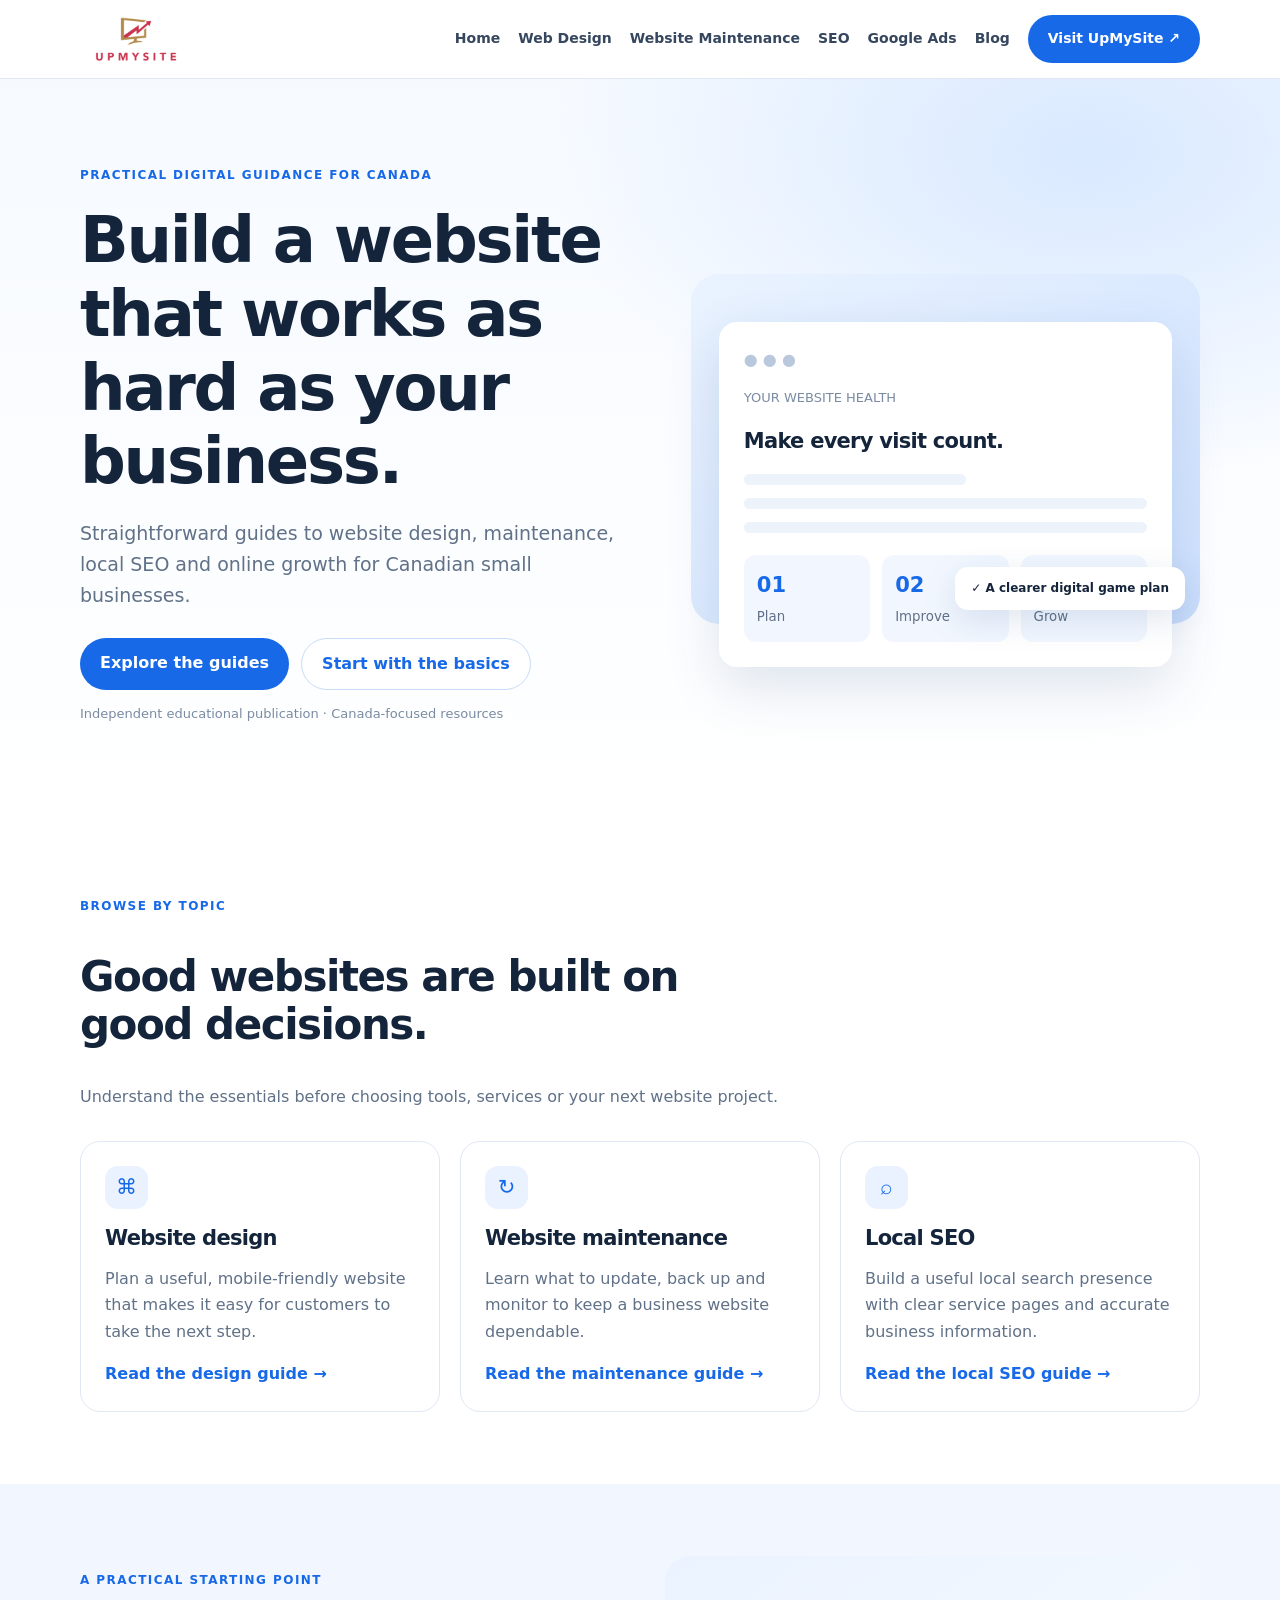
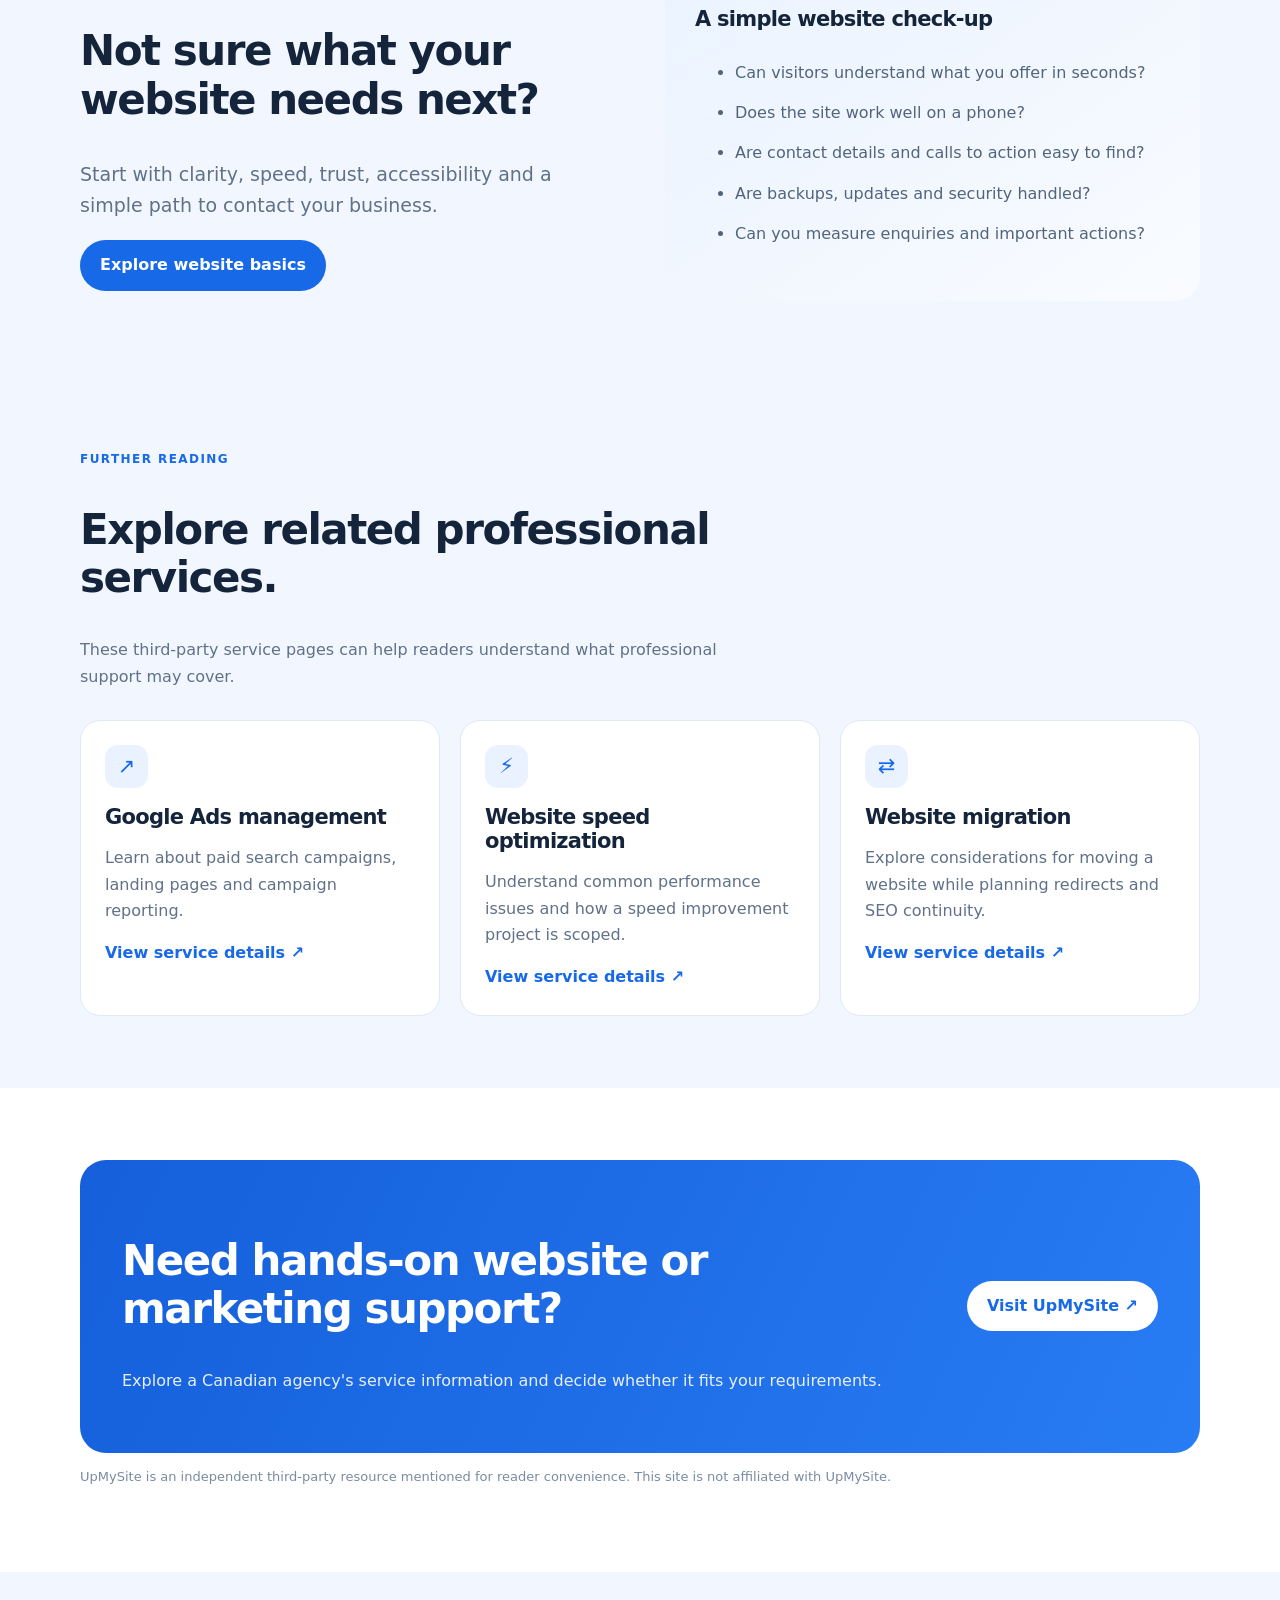
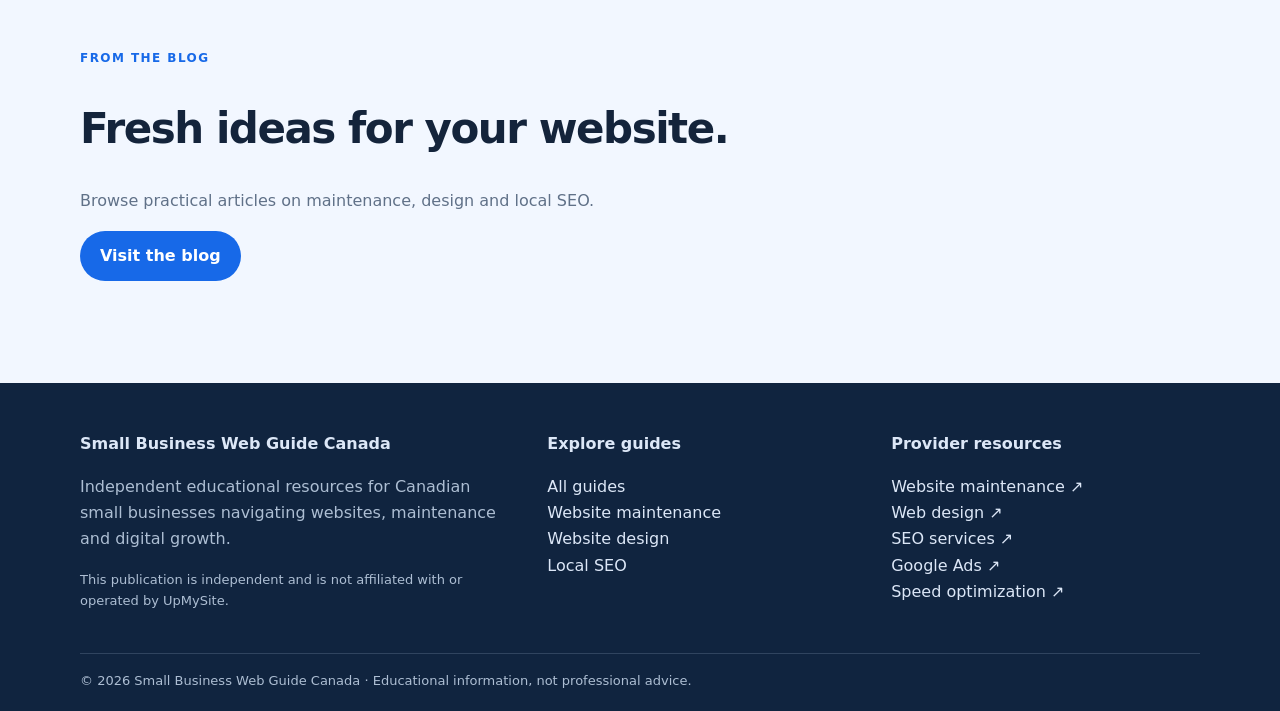
<file: index.html>
<!doctype html><html lang="en-CA"><head>
  <meta charset="utf-8"><meta name="viewport" content="width=device-width,initial-scale=1">
  <meta name="google-site-verification" content="AWlU7_JDktItUQS4arGTnul-zOjV6ZRw_ynP6LaTNG8" />
  <title>Small Business Web Guide Canada | Websites, Maintenance & SEO</title>

  
 <link rel="icon" type="image/png" href="UpMySite Rising Arrow Logo.png">
<link rel="shortcut icon" type="image/png" href="UpMySite Rising Arrow Logo.png">
<link rel="apple-touch-icon" href="UpMySite Rising Arrow Logo.png">
  
  <meta name="description" content="Practical Canadian small business guides to website design, website maintenance, local SEO and online growth."><meta name="theme-color" content="#1769e8"><link rel="canonical" href="https://YOUR-GITHUB-USERNAME.github.io/YOUR-REPOSITORY/index.html"><link rel="stylesheet" href="styles.css"><meta property="og:title" content="Small Business Web Guide Canada | Websites, Maintenance & SEO"><meta property="og:description" content="Practical Canadian small business guides to website design, website maintenance, local SEO and online growth."></head><body><header class="topbar"><div class="wrap nav">
<a class="brand" href="https://www.upmysite.ca/" aria-label="UpMySite home" target="_blank" rel="noopener"><img src="[data-uri]" alt="Logo"></a>
<button class="menu" aria-label="Toggle navigation" aria-expanded="false">☰</button>
<nav class="navlinks" aria-label="Main navigation">
<a href="https://www.upmysite.ca/" target="_blank" rel="noopener">Home</a>
<a href="https://www.upmysite.ca/services/web-design-web-development/" target="_blank" rel="noopener">Web Design</a>
<a href="https://www.upmysite.ca/services/website-maintenance/" target="_blank" rel="noopener">Website Maintenance</a>
<a href="https://www.upmysite.ca/services/search-engine-optimization/" target="_blank" rel="noopener">SEO</a>
<a href="https://www.upmysite.ca/services/pay-per-click-google-ads/" target="_blank" rel="noopener">Google Ads</a>
  <a href="blog.html" target="_blank" rel="noopener">Blog</a>
<a class="cta" href="https://www.upmysite.ca/" target="_blank" rel="noopener">Visit UpMySite ↗</a>
  
  
</nav></div></header><main><section class="hero"><div class="wrap hero-grid"><div><span class="eyebrow">Practical digital guidance for Canada</span><h1>Build a website that works as hard as your business.</h1><p class="lead">Straightforward guides to website design, maintenance, local SEO and online growth for Canadian small businesses.</p><div class="hero-actions"><a class="btn" href="guides.html">Explore the guides</a><a class="btn secondary" href="website-basics.html">Start with the basics</a></div><p class="notice">Independent educational publication · Canada-focused resources</p></div><div class="hero-art"><div class="window"><div class="dots">● ● ●</div><p class="notice">YOUR WEBSITE HEALTH</p><h3>Make every visit count.</h3><div class="bar"></div><div class="bar"></div><div class="bar"></div><div class="stats"><div class="stat"><b>01</b><small>Plan</small></div><div class="stat"><b>02</b><small>Improve</small></div><div class="stat"><b>03</b><small>Grow</small></div></div></div><div class="float">✓ A clearer digital game plan</div></div></div></section><section class="section"><div class="wrap"><div class="intro"><span class="eyebrow">Browse by topic</span><h2>Good websites are built on good decisions.</h2><p>Understand the essentials before choosing tools, services or your next website project.</p></div><div class="grid3"><article class="card"><div class="icon">⌘</div><h3>Website design</h3><p>Plan a useful, mobile-friendly website that makes it easy for customers to take the next step.</p><a class="textlink" href="articles/website-design-for-small-business.html">Read the design guide →</a></article><article class="card"><div class="icon">↻</div><h3>Website maintenance</h3><p>Learn what to update, back up and monitor to keep a business website dependable.</p><a class="textlink" href="articles/burlington-website-maintenance.html">Read the maintenance guide →</a></article><article class="card"><div class="icon">⌕</div><h3>Local SEO</h3><p>Build a useful local search presence with clear service pages and accurate business information.</p><a class="textlink" href="articles/local-seo-canada.html">Read the local SEO guide →</a></article></div></div></section><section class="section tint"><div class="wrap feature"><div><span class="eyebrow">A practical starting point</span><h2>Not sure what your website needs next?</h2><p class="lead">Start with clarity, speed, trust, accessibility and a simple path to contact your business.</p><a class="btn" href="website-basics.html">Explore website basics</a></div><div class="panel"><h3>A simple website check-up</h3><ul><li>Can visitors understand what you offer in seconds?</li><li>Does the site work well on a phone?</li><li>Are contact details and calls to action easy to find?</li><li>Are backups, updates and security handled?</li><li>Can you measure enquiries and important actions?</li></ul></div></div></section><section class="section tint"><div class="wrap"><div class="intro"><span class="eyebrow">Further reading</span><h2>Explore related professional services.</h2><p>These third-party service pages can help readers understand what professional support may cover.</p></div><div class="grid3">
<article class="card"><div class="icon">↗</div><h3>Google Ads management</h3><p>Learn about paid search campaigns, landing pages and campaign reporting.</p><a class="textlink" href="https://www.upmysite.ca/services/pay-per-click-google-ads/" target="_blank" rel="noopener">View service details ↗</a></article>
<article class="card"><div class="icon">⚡</div><h3>Website speed optimization</h3><p>Understand common performance issues and how a speed improvement project is scoped.</p><a class="textlink" href="https://www.upmysite.ca/services/website-speed-optimization/" target="_blank" rel="noopener">View service details ↗</a></article>
<article class="card"><div class="icon">⇄</div><h3>Website migration</h3><p>Explore considerations for moving a website while planning redirects and SEO continuity.</p><a class="textlink" href="https://www.upmysite.ca/services/website-migration/" target="_blank" rel="noopener">View service details ↗</a></article>
</div></div></section><section class="section"><div class="wrap"><div class="band"><div><h2>Need hands-on website or marketing support?</h2><p>Explore a Canadian agency's service information and decide whether it fits your requirements.</p></div><a class="btn" href="https://www.upmysite.ca/" target="_blank" rel="noopener">Visit UpMySite ↗</a></div><p class="notice">UpMySite is an independent third-party resource mentioned for reader convenience. This site is not affiliated with UpMySite.</p></div></section><section class="section tint"><div class="wrap"><div class="intro"><span class="eyebrow">From the blog</span><h2>Fresh ideas for your website.</h2><p>Browse practical articles on maintenance, design and local SEO.</p><a class="btn" href="blog.html">Visit the blog</a></div></div></section></main><footer class="footer"><div class="wrap"><div class="footgrid"><div><b>Small Business Web Guide Canada</b><p>Independent educational resources for Canadian small businesses navigating websites, maintenance and digital growth.</p><p class="notice">This publication is independent and is not affiliated with or operated by UpMySite.</p></div><div><b>Explore guides</b><p><a href="guides.html">All guides</a><br><a href="articles/burlington-website-maintenance.html">Website maintenance</a><br><a href="articles/website-design-for-small-business.html">Website design</a><br><a href="articles/local-seo-canada.html">Local SEO</a></p></div><div><b>Provider resources</b><p><a href="https://www.upmysite.ca/services/website-maintenance/" target="_blank" rel="noopener">Website maintenance ↗</a><br><a href="https://www.upmysite.ca/services/web-design-web-development/" target="_blank" rel="noopener">Web design ↗</a><br><a href="https://www.upmysite.ca/services/search-engine-optimization/" target="_blank" rel="noopener">SEO services ↗</a><br><a href="https://www.upmysite.ca/services/pay-per-click-google-ads/" target="_blank" rel="noopener">Google Ads ↗</a><br><a href="https://www.upmysite.ca/services/website-speed-optimization/" target="_blank" rel="noopener">Speed optimization ↗</a></p></div></div><div class="bottom">© 2026 Small Business Web Guide Canada · Educational information, not professional advice.</div></div><script src="script.js"></script></footer></body></html>
</file>
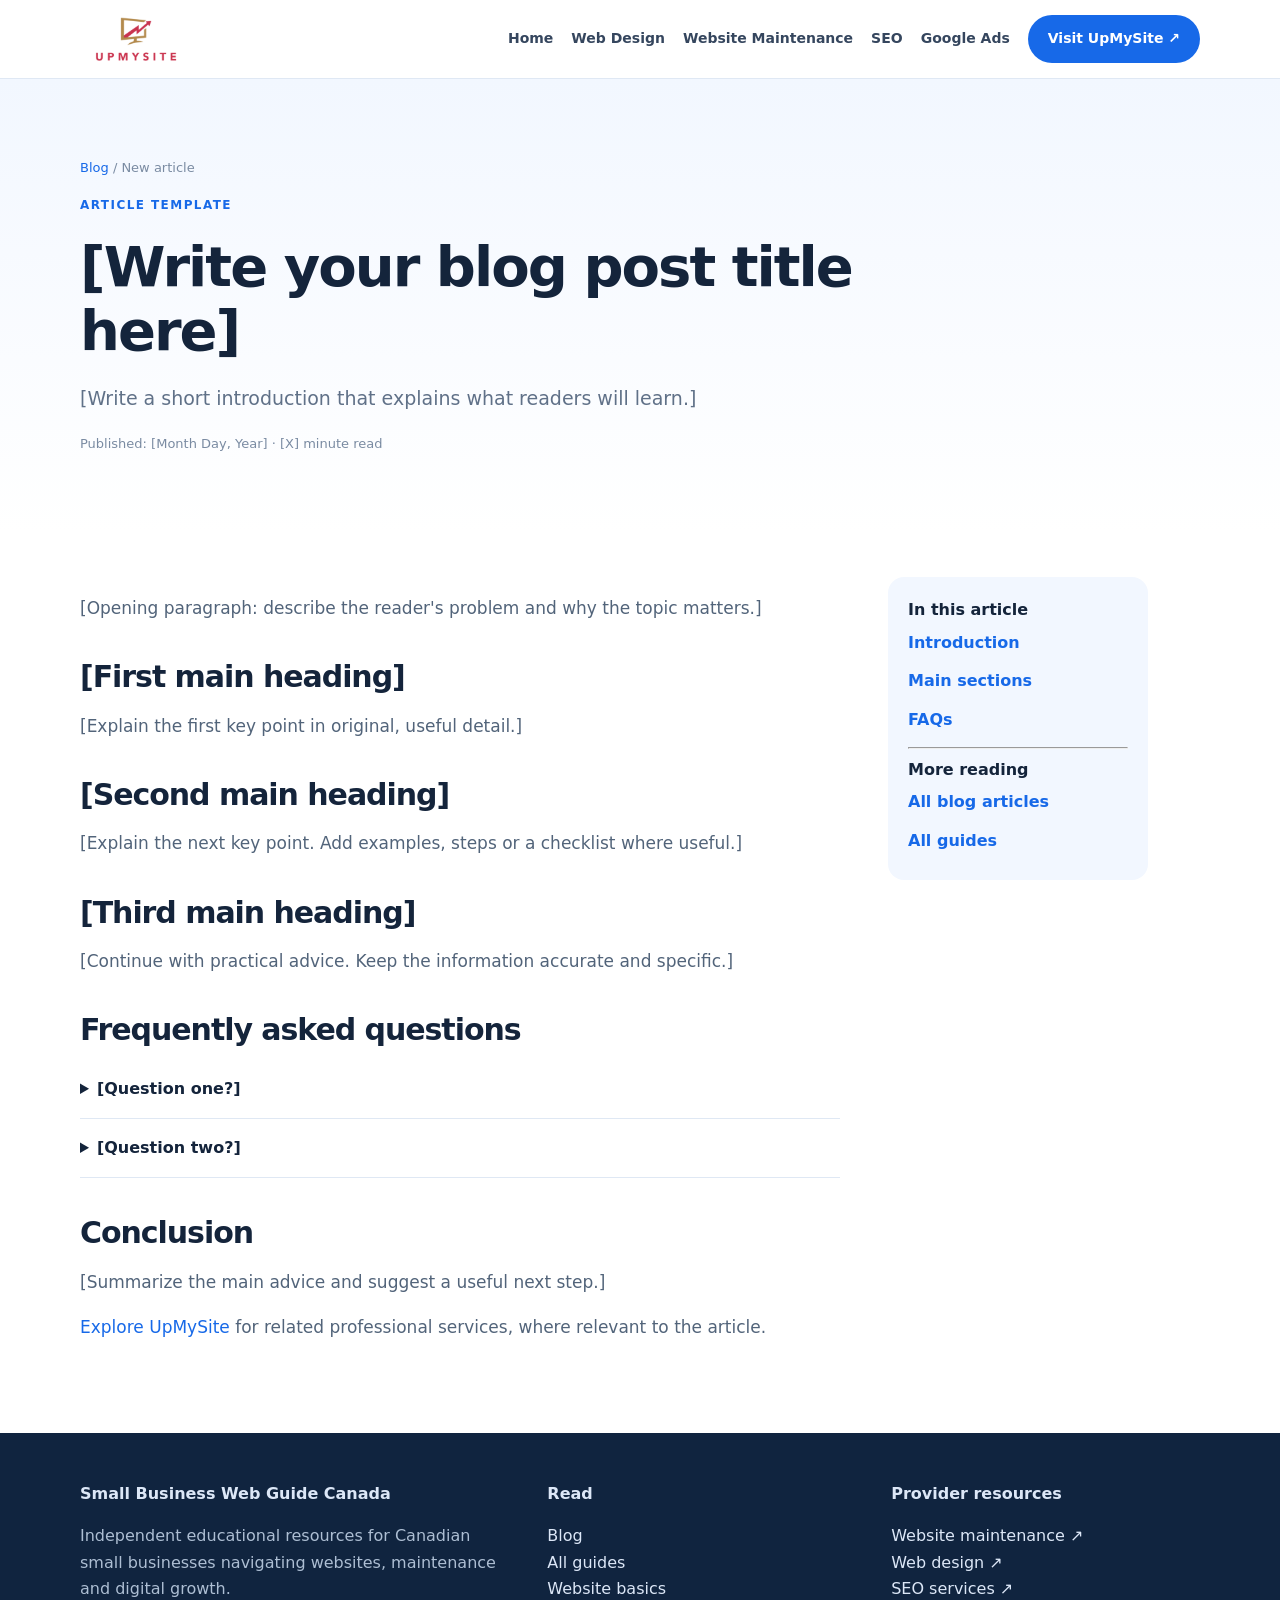
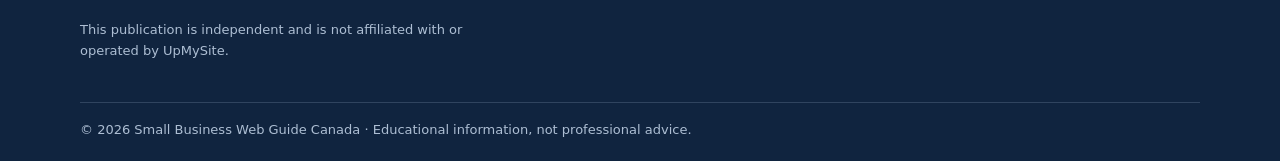
<file: blog-post-template.html>
<!doctype html><html lang="en-CA"><head><meta charset="utf-8"><meta name="viewport" content="width=device-width,initial-scale=1"><title>[Blog post title] | Small Business Web Guide Canada</title><meta name="description" content="[Write a unique meta description of around 150–160 characters.]"><meta name="theme-color" content="#1769e8"><link rel="canonical" href="https://YOUR-GITHUB-USERNAME.github.io/YOUR-REPOSITORY/articles/blog-post-template.html"><link rel="stylesheet" href="../styles.css"><meta property="og:title" content="[Blog post title] | Small Business Web Guide Canada"><meta property="og:description" content="[Write a unique meta description of around 150–160 characters.]"></head><body><header class="topbar"><div class="wrap nav">
<a class="brand" href="https://www.upmysite.ca/" aria-label="UpMySite home" target="_blank" rel="noopener"><img src="[data-uri]" alt="Logo"></a>
<button class="menu" aria-label="Toggle navigation" aria-expanded="false">☰</button>
<nav class="navlinks" aria-label="Main navigation">

  
 <link rel="icon" type="image/png" href="UpMySite Rising Arrow Logo.png">
<link rel="shortcut icon" type="image/png" href="UpMySite Rising Arrow Logo.png">
<link rel="apple-touch-icon" href="UpMySite Rising Arrow Logo.png">
  


  
<a href="https://www.upmysite.ca/" target="_blank" rel="noopener">Home</a>
<a href="https://www.upmysite.ca/services/web-design-web-development/" target="_blank" rel="noopener">Web Design</a>
<a href="https://www.upmysite.ca/services/website-maintenance/" target="_blank" rel="noopener">Website Maintenance</a>
<a href="https://www.upmysite.ca/services/search-engine-optimization/" target="_blank" rel="noopener">SEO</a>
<a href="https://www.upmysite.ca/services/pay-per-click-google-ads/" target="_blank" rel="noopener">Google Ads</a>
<a class="cta" href="https://www.upmysite.ca/" target="_blank" rel="noopener">Visit UpMySite ↗</a>
</nav></div></header><main>
<section class="articlehero"><div class="wrap"><p class="notice"><a href="../blog.html">Blog</a> / New article</p><span class="eyebrow">Article template</span><h1>[Write your blog post title here]</h1><p class="lead">[Write a short introduction that explains what readers will learn.]</p><p class="notice">Published: [Month Day, Year] · [X] minute read</p></div></section>
<div class="wrap articlegrid"><article class="prose">
<p>[Opening paragraph: describe the reader's problem and why the topic matters.]</p>
<h2>[First main heading]</h2><p>[Explain the first key point in original, useful detail.]</p>
<h2>[Second main heading]</h2><p>[Explain the next key point. Add examples, steps or a checklist where useful.]</p>
<h2>[Third main heading]</h2><p>[Continue with practical advice. Keep the information accurate and specific.]</p>
<h2>Frequently asked questions</h2><div class="faq"><details><summary>[Question one?]</summary><p>[Clear answer.]</p></details><details><summary>[Question two?]</summary><p>[Clear answer.]</p></details></div>
<h2>Conclusion</h2><p>[Summarize the main advice and suggest a useful next step.]</p>
<p><a href="https://www.upmysite.ca/" target="_blank" rel="noopener">Explore UpMySite</a> for related professional services, where relevant to the article.</p>
</article><aside class="sidebar"><b>In this article</b><a href="#top">Introduction</a><a href="#">Main sections</a><a href="#">FAQs</a><hr><b>More reading</b><a href="../blog.html">All blog articles</a><a href="../guides.html">All guides</a></aside></div></main><footer class="footer"><div class="wrap"><div class="footgrid"><div><b>Small Business Web Guide Canada</b><p>Independent educational resources for Canadian small businesses navigating websites, maintenance and digital growth.</p><p class="notice">This publication is independent and is not affiliated with or operated by UpMySite.</p></div><div><b>Read</b><p><a href="../blog.html">Blog</a><br><a href="../guides.html">All guides</a><br><a href="../website-basics.html">Website basics</a></p></div><div><b>Provider resources</b><p><a href="https://www.upmysite.ca/services/website-maintenance/" target="_blank" rel="noopener">Website maintenance ↗</a><br><a href="https://www.upmysite.ca/services/web-design-web-development/" target="_blank" rel="noopener">Web design ↗</a><br><a href="https://www.upmysite.ca/services/search-engine-optimization/" target="_blank" rel="noopener">SEO services ↗</a></p></div></div><div class="bottom">© 2026 Small Business Web Guide Canada · Educational information, not professional advice.</div></div><script src="../script.js"></script></footer></body></html>
</file>
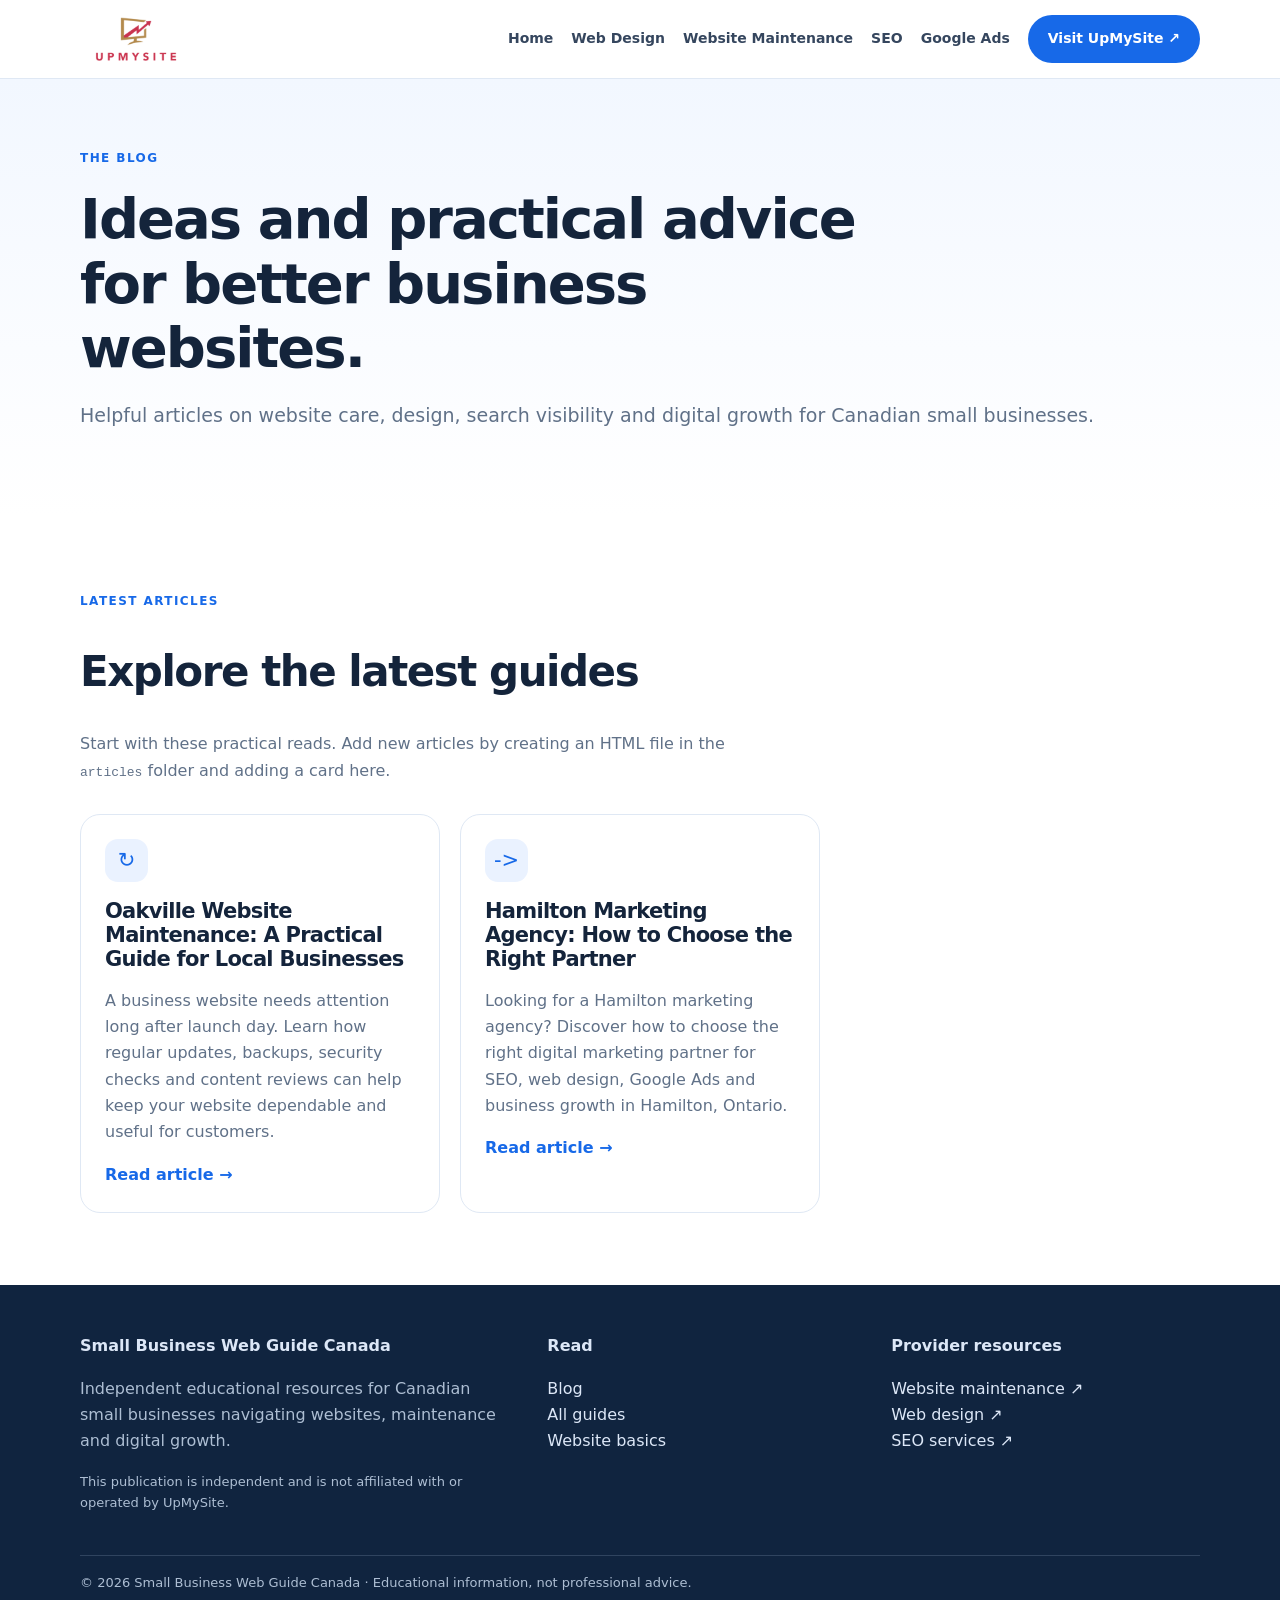
<file: blog.html>
<!doctype html><html lang="en-CA"><head><meta charset="utf-8"><meta name="viewport" content="width=device-width,initial-scale=1"><title>Blog | Small Business Web Guide Canada</title><meta name="description" content="Articles and practical advice about website maintenance, website design, local SEO and digital growth for Canadian small businesses."><meta name="theme-color" content="#1769e8"><link rel="canonical" href="https://YOUR-GITHUB-USERNAME.github.io/YOUR-REPOSITORY/blog.html"><link rel="stylesheet" href="styles.css"><meta property="og:title" content="Blog | Small Business Web Guide Canada"><meta property="og:description" content="Articles and practical advice about website maintenance, website design, local SEO and digital growth for Canadian small businesses."></head><body><header class="topbar"><div class="wrap nav">
<a class="brand" href="https://www.upmysite.ca/" aria-label="UpMySite home" target="_blank" rel="noopener"><img src="[data-uri]" alt="Logo"></a>
<button class="menu" aria-label="Toggle navigation" aria-expanded="false">☰</button>
<nav class="navlinks" aria-label="Main navigation">

  
 <link rel="icon" type="image/png" href="UpMySite Rising Arrow Logo.png">
<link rel="shortcut icon" type="image/png" href="UpMySite Rising Arrow Logo.png">
<link rel="apple-touch-icon" href="UpMySite Rising Arrow Logo.png">
  



  
<a href="https://www.upmysite.ca/" target="_blank" rel="noopener">Home</a>
<a href="https://www.upmysite.ca/services/web-design-web-development/" target="_blank" rel="noopener">Web Design</a>
<a href="https://www.upmysite.ca/services/website-maintenance/" target="_blank" rel="noopener">Website Maintenance</a>
<a href="https://www.upmysite.ca/services/search-engine-optimization/" target="_blank" rel="noopener">SEO</a>
<a href="https://www.upmysite.ca/services/pay-per-click-google-ads/" target="_blank" rel="noopener">Google Ads</a>
<a class="cta" href="https://www.upmysite.ca/" target="_blank" rel="noopener">Visit UpMySite ↗</a>
</nav></div></header><main>
<section class="articlehero"><div class="wrap"><span class="eyebrow">The blog</span><h1>Ideas and practical advice for better business websites.</h1><p class="lead">Helpful articles on website care, design, search visibility and digital growth for Canadian small businesses.</p></div></section>
<section class="section"><div class="wrap">
<div class="intro"><span class="eyebrow">Latest articles</span><h2>Explore the latest guides</h2><p>Start with these practical reads. Add new articles by creating an HTML file in the <code>articles</code> folder and adding a card here.</p></div>
<div class="grid3">
<article class="card"><div class="icon">↻</div><h3>Oakville Website Maintenance: A Practical Guide for Local Businesses</h3>
<p>A business website needs attention long after launch day. Learn how regular updates, backups, security checks and content reviews can help keep your website dependable and useful for customers.</p>
  <a class="textlink" href="oakville-website-maintenance.html">Read article →</a></article>


<article class="card"><div class="icon">-></div><h3>Hamilton Marketing Agency: How to Choose the Right Partner</h3>
<p>Looking for a Hamilton marketing agency? Discover how to choose the right digital marketing partner for SEO, web design, Google Ads and business growth in Hamilton, Ontario.</p>
  <a class="textlink" href="hamilton-marketing-agency.html">Read article →</a></article>

  
</div></section>

</main><footer class="footer"><div class="wrap"><div class="footgrid"><div><b>Small Business Web Guide Canada</b><p>Independent educational resources for Canadian small businesses navigating websites, maintenance and digital growth.</p><p class="notice">This publication is independent and is not affiliated with or operated by UpMySite.</p></div><div><b>Read</b><p><a href="blog.html">Blog</a><br><a href="guides.html">All guides</a><br><a href="website-basics.html">Website basics</a></p></div><div><b>Provider resources</b><p><a href="https://www.upmysite.ca/services/website-maintenance/" target="_blank" rel="noopener">Website maintenance ↗</a><br><a href="https://www.upmysite.ca/services/web-design-web-development/" target="_blank" rel="noopener">Web design ↗</a><br><a href="https://www.upmysite.ca/services/search-engine-optimization/" target="_blank" rel="noopener">SEO services ↗</a></p></div></div><div class="bottom">© 2026 Small Business Web Guide Canada · Educational information, not professional advice.</div></div><script src="script.js"></script></footer></body></html>
</file>
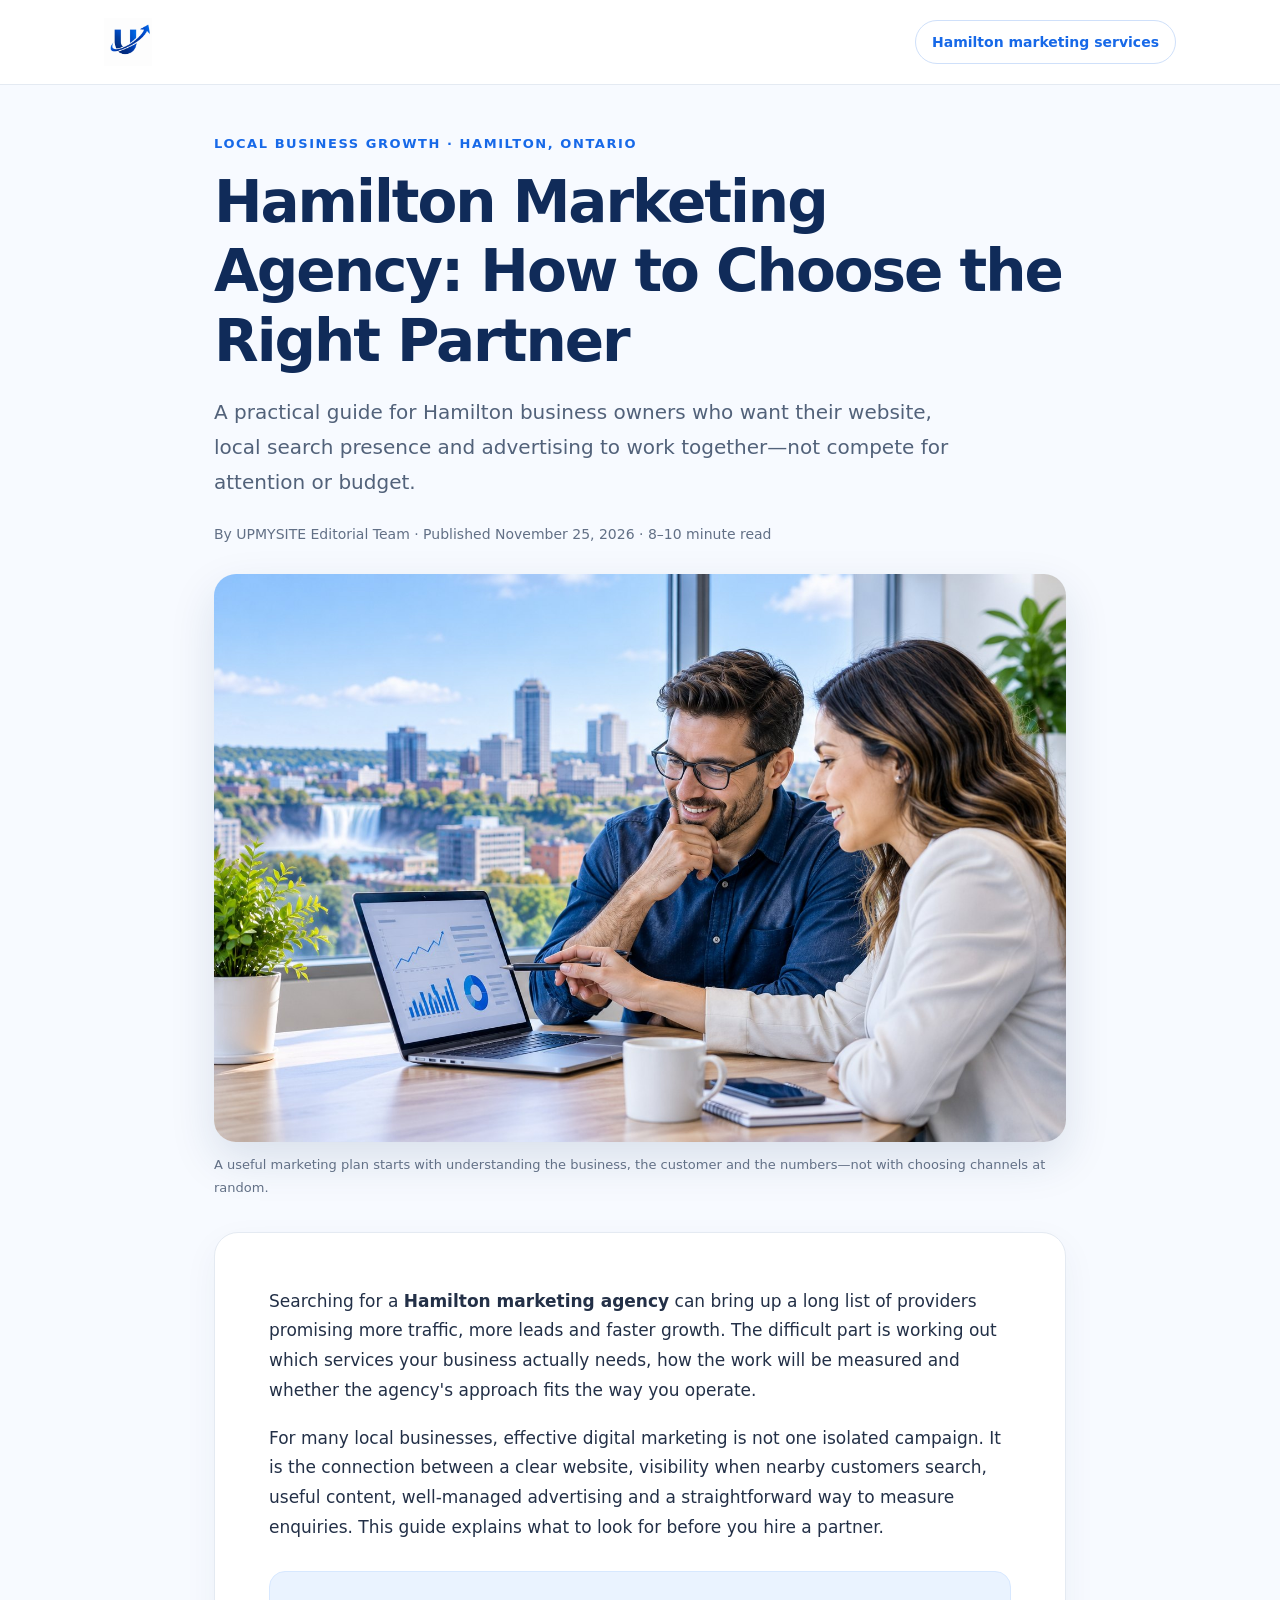
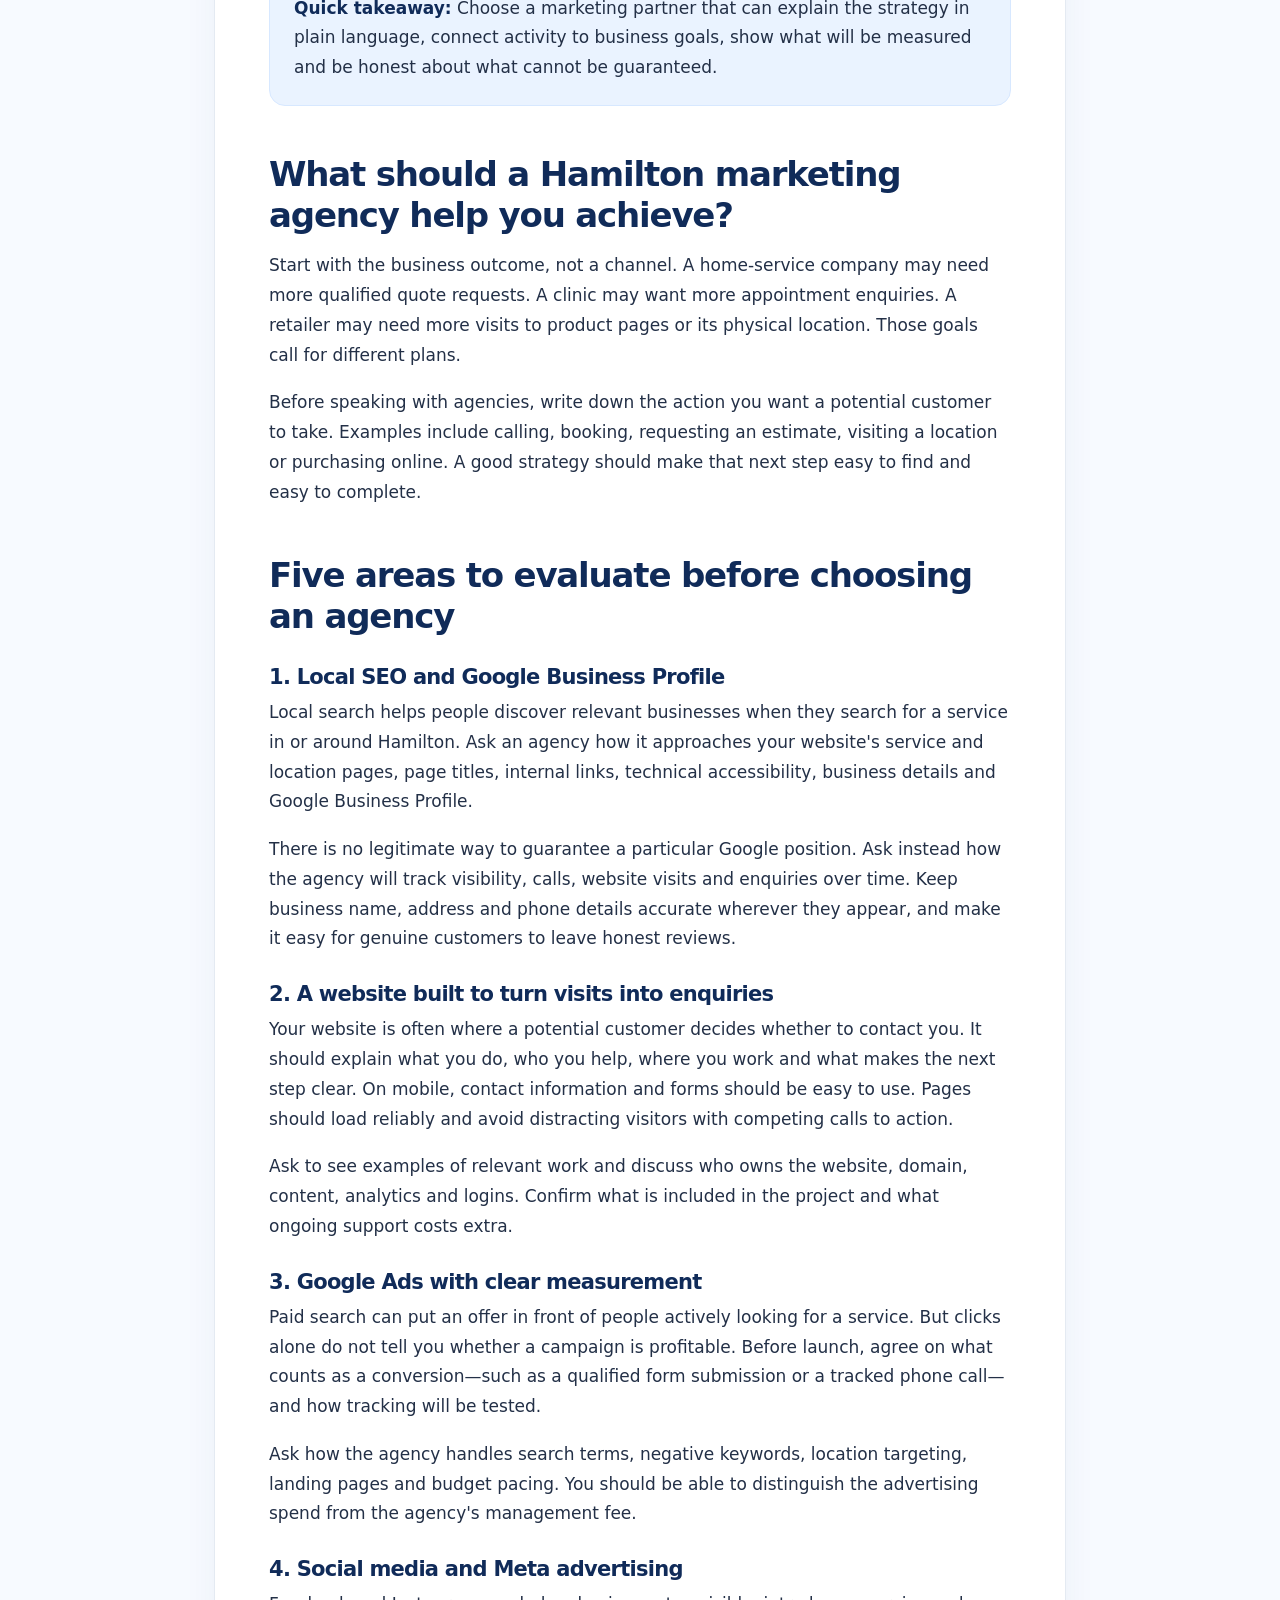
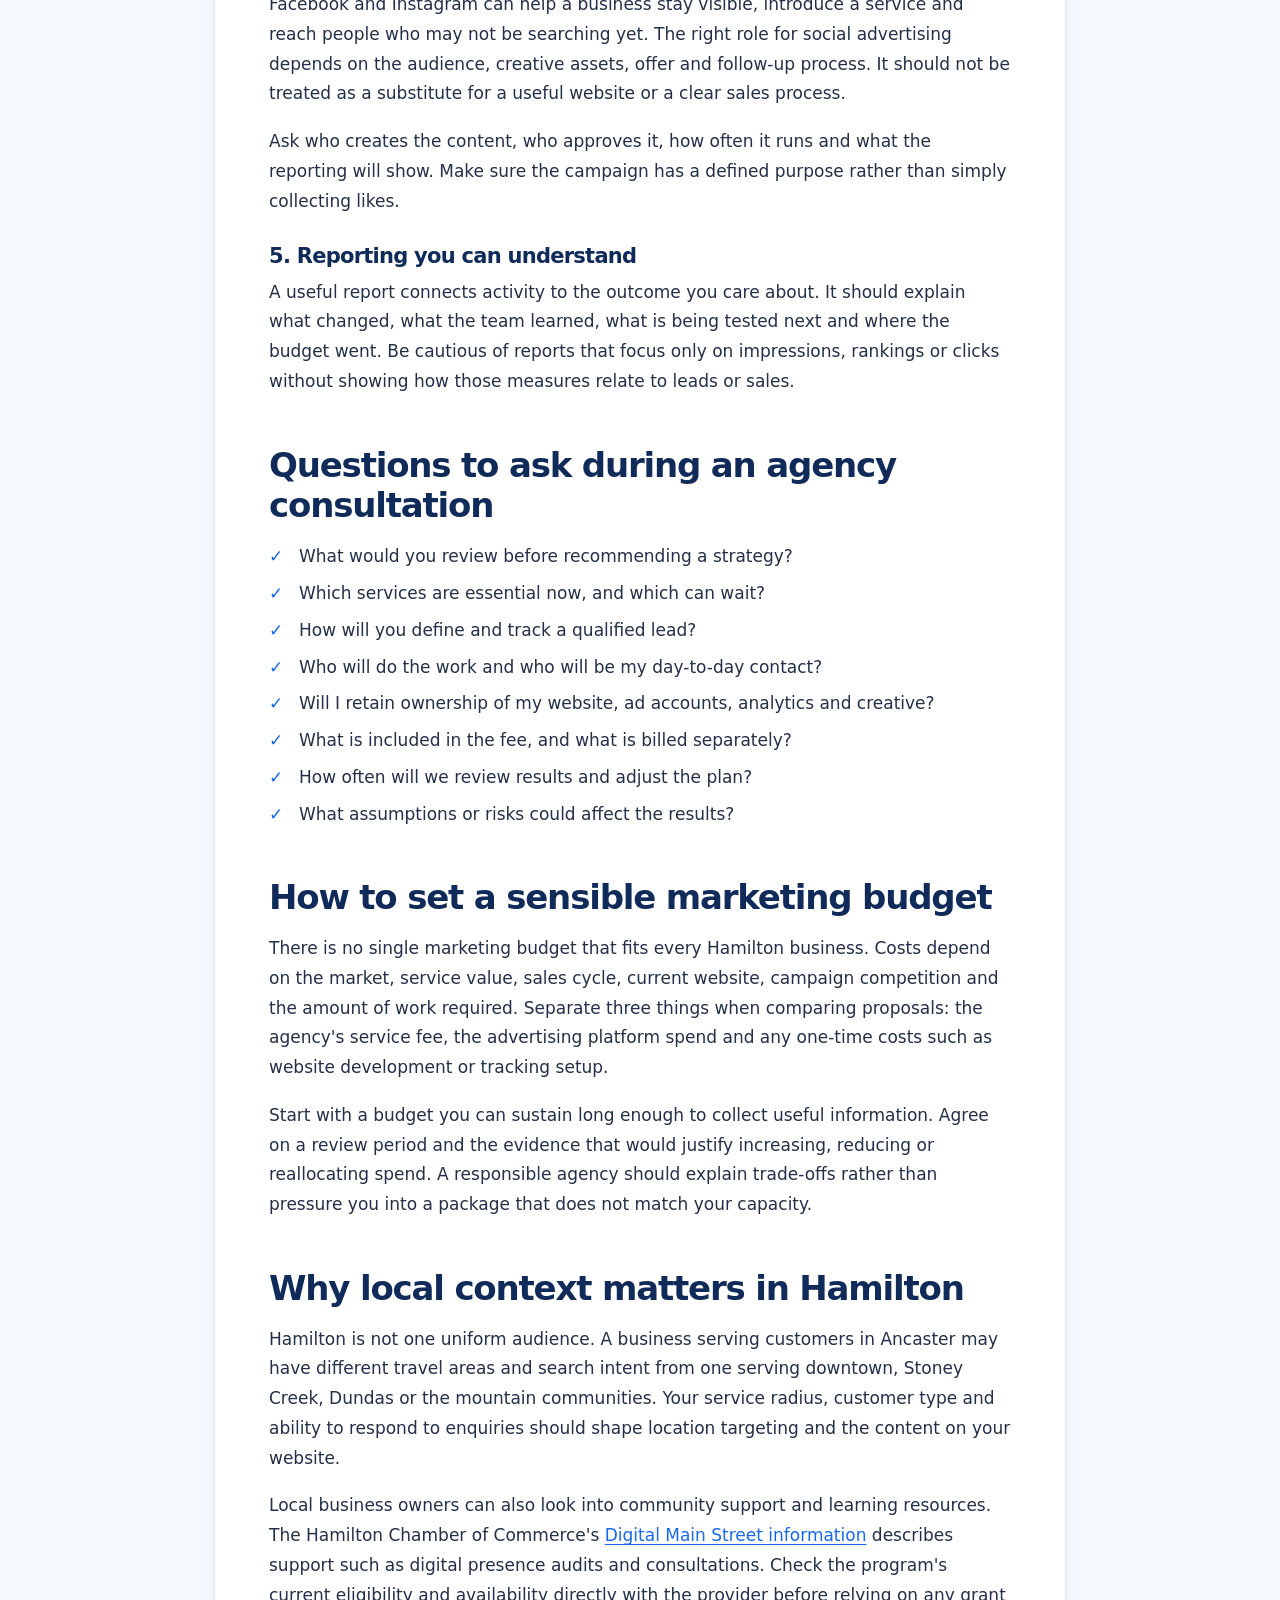
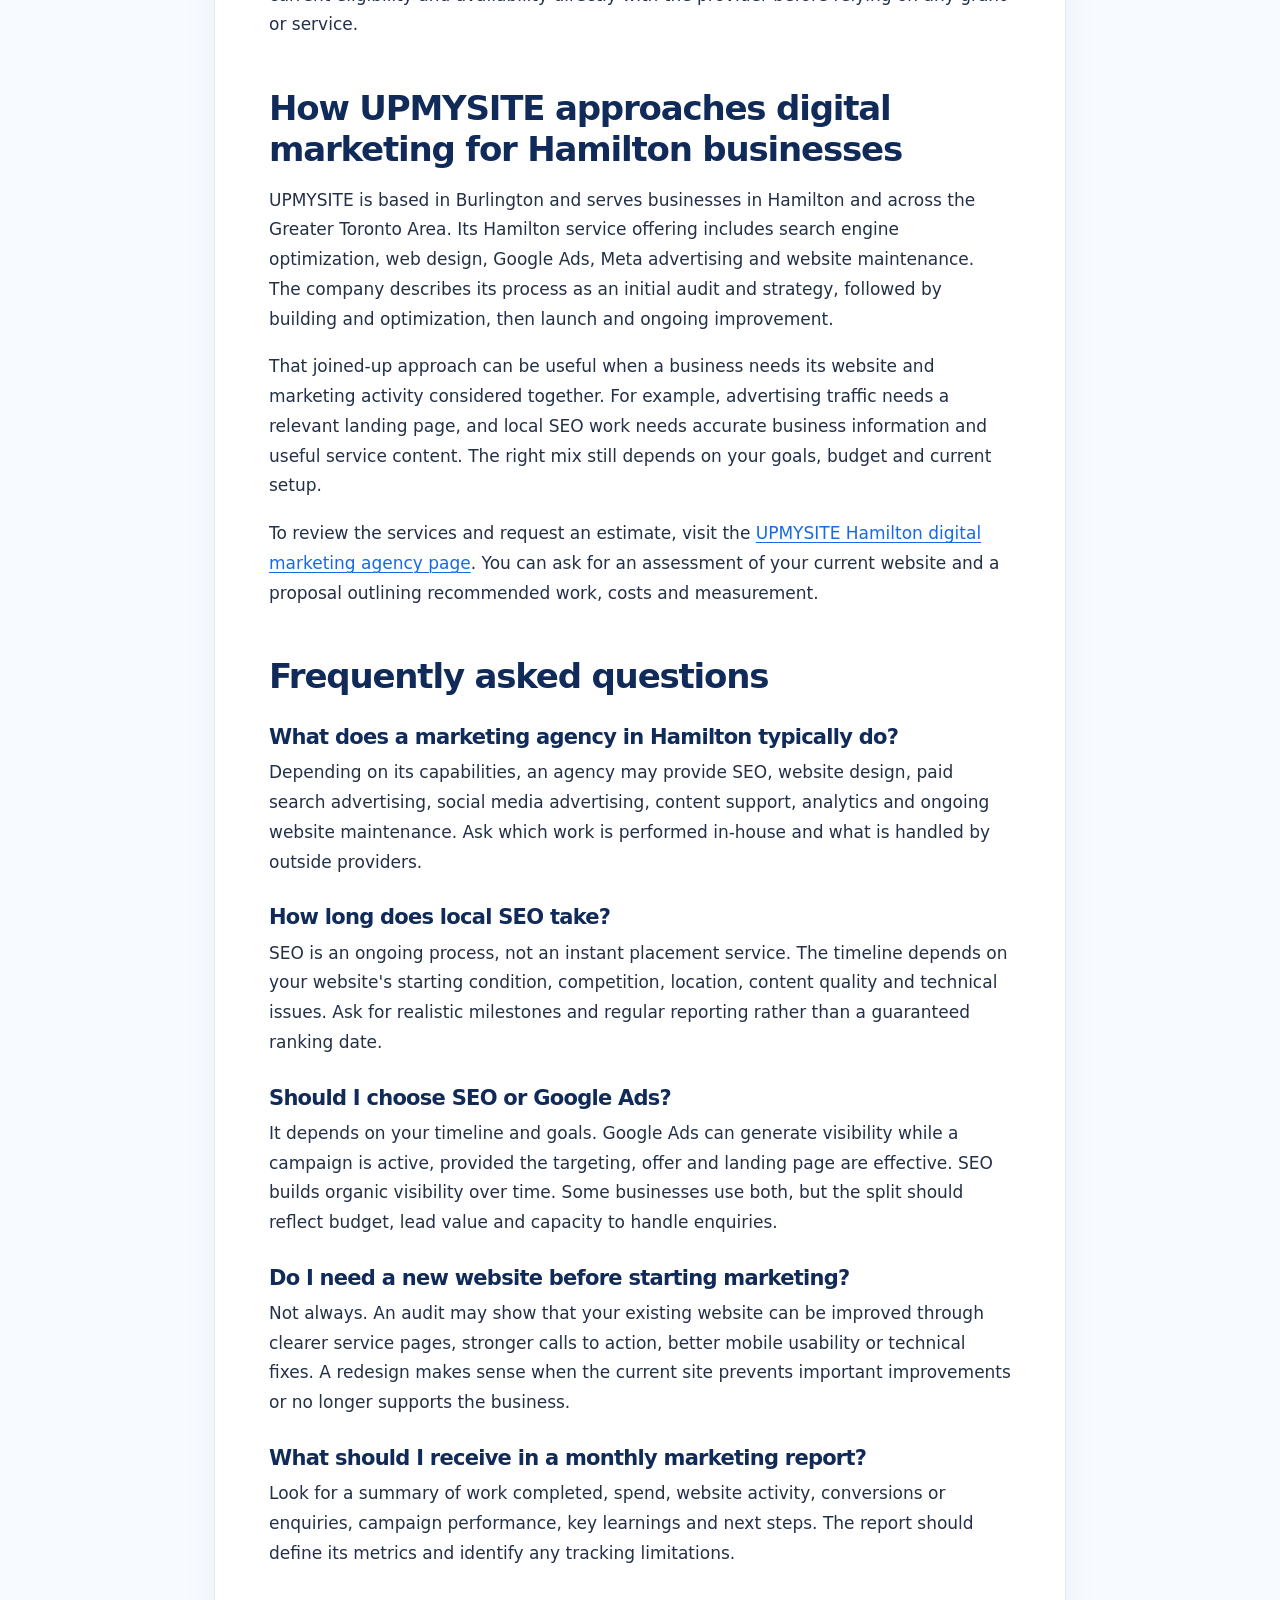
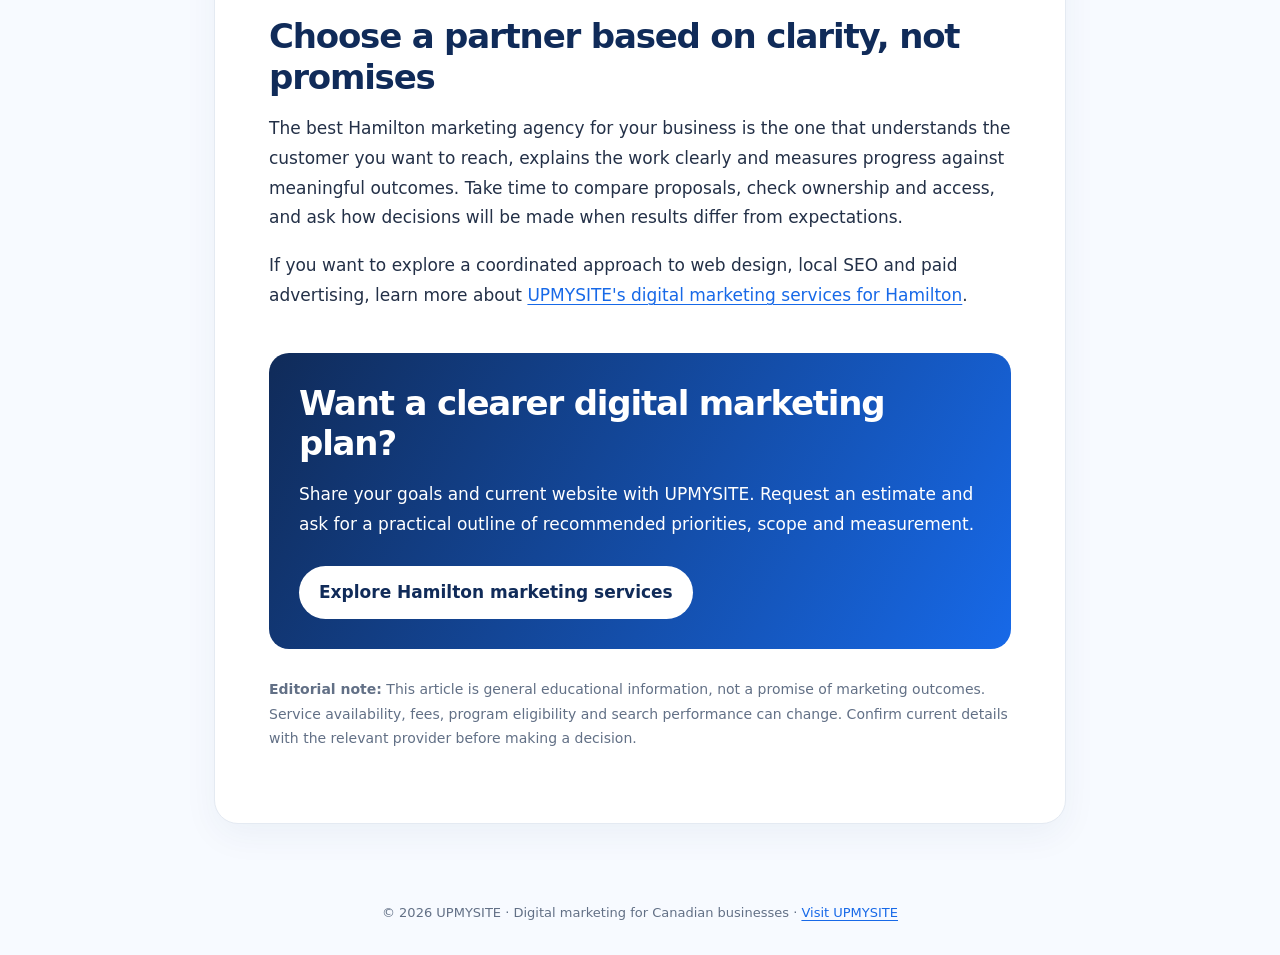
<file: hamilton-marketing-agency.html>
<!doctype html>
<html lang="en-CA">
<head>
  <meta charset="utf-8">
  <!-- UpMySite favicon and Apple touch icon -->
  <link rel="icon" type="image/png" href="UpMySite%20Rising%20Arrow%20Logo.png">
  <link rel="shortcut icon" type="image/png" href="UpMySite%20Rising%20Arrow%20Logo.png">
  <link rel="apple-touch-icon" href="UpMySite%20Rising%20Arrow%20Logo.png">

  <meta name="viewport" content="width=device-width, initial-scale=1">
  <title>Hamilton Marketing Agency: How to Choose the Right Partner | UPMYSITE</title>
  <meta name="description" content="Looking for a Hamilton marketing agency? Learn how to assess local SEO, Google Ads, web design, reporting and fit before choosing a marketing partner.">
  <meta name="robots" content="index,follow">
  <meta name="author" content="UPMYSITE Editorial Team">
  <meta property="og:type" content="article">
  <meta property="og:title" content="Hamilton Marketing Agency: How to Choose the Right Partner">
  <meta property="og:description" content="A practical guide for Hamilton business owners comparing digital marketing agencies, services and results.">
  <meta property="og:image" content="hamilton-marketing-agency.jpg">
  <meta property="og:image:alt" content="Two marketing colleagues reviewing website and campaign analytics in an office overlooking Hamilton.">
  <meta name="twitter:card" content="summary_large_image">
  <style>
    :root{--navy:#102b59;--blue:#1769e8;--sky:#eaf3ff;--ink:#233047;--muted:#627086;--line:#e4eaf2;--white:#fff}
    *{box-sizing:border-box}
    body{margin:0;background:#f7faff;color:var(--ink);font:17px/1.75 Inter,ui-sans-serif,system-ui,-apple-system,"Segoe UI",Arial,sans-serif}
    a{color:var(--blue);text-decoration-thickness:1px;text-underline-offset:3px}
    a:hover{color:var(--navy)}
    .site-header{background:#fff;border-bottom:1px solid var(--line)}
    .header-inner{max-width:1120px;margin:auto;padding:18px 24px;display:flex;align-items:center;justify-content:space-between;gap:20px}
    .brand{font-size:22px;font-weight:850;letter-spacing:-.7px;color:var(--navy);text-decoration:none}
    .brand span{color:var(--blue)}
    .header-cta{font-size:14px;font-weight:750;text-decoration:none;border:1px solid #cfe0fa;border-radius:999px;padding:9px 16px}
    .wrap{max-width:900px;margin:48px auto;padding:0 24px}
    .eyebrow{color:var(--blue);font-weight:800;font-size:13px;letter-spacing:.12em;text-transform:uppercase}
    h1,h2,h3{color:var(--navy);line-height:1.2;letter-spacing:-.035em}
    h1{font-size:clamp(36px,6vw,58px);margin:12px 0 18px}
    h2{font-size:clamp(26px,4vw,34px);margin:48px 0 16px}
    h3{font-size:21px;margin:28px 0 8px}
    .dek{font-size:20px;color:#52627a;max-width:760px}
    .meta{font-size:14px;color:var(--muted);margin:22px 0 26px}
    .hero{width:100%;height:auto;display:block;border-radius:22px;box-shadow:0 18px 45px rgba(20,52,100,.13);margin:28px 0 12px}
    .caption{font-size:13px;color:var(--muted);margin:0 0 32px}
    article{background:#fff;border:1px solid var(--line);border-radius:24px;padding:clamp(24px,5vw,54px);box-shadow:0 12px 35px rgba(20,52,100,.05)}
    p{margin:0 0 18px}
    ul,ol{padding-left:24px;margin:12px 0 22px}
    li{padding-left:4px;margin:7px 0}
    .callout{background:var(--sky);border:1px solid #d7e8ff;border-radius:16px;padding:22px 24px;margin:28px 0}
    .callout strong{color:var(--navy)}
    .checklist{list-style:none;padding:0}
    .checklist li{padding-left:30px;position:relative}
    .checklist li:before{content:"✓";position:absolute;left:0;top:0;color:var(--blue);font-weight:900}
    .cta{margin-top:42px;background:linear-gradient(120deg,#102b59,#1769e8);color:#fff;border-radius:20px;padding:30px}
    .cta h2,.cta p{color:#fff;margin-top:0}
    .button{display:inline-block;background:#fff;color:var(--navy);font-weight:800;text-decoration:none;padding:12px 20px;border-radius:999px;margin-top:8px}
    .small{font-size:14px;color:var(--muted)}
    footer{text-align:center;color:var(--muted);font-size:13px;padding:30px 20px}
    @media(max-width:600px){.wrap{margin:28px auto;padding:0 14px}.header-inner{padding:14px}.header-cta{font-size:12px;padding:8px 11px}article{border-radius:18px}}
  </style>
  <script type="application/ld+json">
  {
    "@context":"https://schema.org",
    "@type":"Article",
    "headline":"Hamilton Marketing Agency: How to Choose the Right Partner",
    "description":"A practical guide for Hamilton business owners comparing digital marketing agencies, services and results.",
    "image":"https://upmysitetechca.github.io/upmysite/hamilton-marketing-agency.jpg",
    "author":{"@type":"Organization","name":"UPMYSITE Editorial Team","url":"https://www.upmysite.ca/"},
    "publisher":{"@type":"Organization","name":"UPMYSITE","url":"https://www.upmysite.ca/"},
    "mainEntityOfPage":{"@type":"WebPage","@id":"https://upmysitetechca.github.io/upmysite/hamilton-marketing-agency.html"},
    "datePublished":"2026-11-25",
    "dateModified":"2026-11-25",
    "inLanguage":"en-CA"
  }
  </script>
</head>
<body>
<header class="site-header">
  <div class="header-inner">
    <a href="https://www.upmysite.ca/" aria-label="Visit UpMySite homepage" style="display:inline-flex;align-items:center;text-decoration:none">
      <img src="UpMySite%20Rising%20Arrow%20Logo.png"
           alt="UpMySite"
           width="190" height="48"
           style="height:48px;width:auto;max-width:190px;object-fit:contain;display:block">
    </a>
    <a class="header-cta" href="https://www.upmysite.ca/locations/hamilton-digital-marketing-agency/">Hamilton marketing services</a>
  </div>
</header>

<main class="wrap">
  <div class="eyebrow">Local business growth · Hamilton, Ontario</div>
  <h1>Hamilton Marketing Agency: How to Choose the Right Partner</h1>
  <p class="dek">A practical guide for Hamilton business owners who want their website, local search presence and advertising to work together—not compete for attention or budget.</p>
  <p class="meta">By UPMYSITE Editorial Team · Published November 25, 2026 · 8–10 minute read</p>

  <img class="hero" src="hamilton-marketing-agency.jpg" alt="Two marketing colleagues reviewing website and digital campaign analytics in an office overlooking Hamilton, Ontario." width="1536" height="1024" fetchpriority="high">
  <p class="caption">A useful marketing plan starts with understanding the business, the customer and the numbers—not with choosing channels at random.</p>

  <article>
    <p>Searching for a <strong>Hamilton marketing agency</strong> can bring up a long list of providers promising more traffic, more leads and faster growth. The difficult part is working out which services your business actually needs, how the work will be measured and whether the agency's approach fits the way you operate.</p>

    <p>For many local businesses, effective digital marketing is not one isolated campaign. It is the connection between a clear website, visibility when nearby customers search, useful content, well-managed advertising and a straightforward way to measure enquiries. This guide explains what to look for before you hire a partner.</p>

    <div class="callout"><strong>Quick takeaway:</strong> Choose a marketing partner that can explain the strategy in plain language, connect activity to business goals, show what will be measured and be honest about what cannot be guaranteed.</div>

    <h2>What should a Hamilton marketing agency help you achieve?</h2>
    <p>Start with the business outcome, not a channel. A home-service company may need more qualified quote requests. A clinic may want more appointment enquiries. A retailer may need more visits to product pages or its physical location. Those goals call for different plans.</p>
    <p>Before speaking with agencies, write down the action you want a potential customer to take. Examples include calling, booking, requesting an estimate, visiting a location or purchasing online. A good strategy should make that next step easy to find and easy to complete.</p>

    <h2>Five areas to evaluate before choosing an agency</h2>

    <h3>1. Local SEO and Google Business Profile</h3>
    <p>Local search helps people discover relevant businesses when they search for a service in or around Hamilton. Ask an agency how it approaches your website's service and location pages, page titles, internal links, technical accessibility, business details and Google Business Profile.</p>
    <p>There is no legitimate way to guarantee a particular Google position. Ask instead how the agency will track visibility, calls, website visits and enquiries over time. Keep business name, address and phone details accurate wherever they appear, and make it easy for genuine customers to leave honest reviews.</p>

    <h3>2. A website built to turn visits into enquiries</h3>
    <p>Your website is often where a potential customer decides whether to contact you. It should explain what you do, who you help, where you work and what makes the next step clear. On mobile, contact information and forms should be easy to use. Pages should load reliably and avoid distracting visitors with competing calls to action.</p>
    <p>Ask to see examples of relevant work and discuss who owns the website, domain, content, analytics and logins. Confirm what is included in the project and what ongoing support costs extra.</p>

    <h3>3. Google Ads with clear measurement</h3>
    <p>Paid search can put an offer in front of people actively looking for a service. But clicks alone do not tell you whether a campaign is profitable. Before launch, agree on what counts as a conversion—such as a qualified form submission or a tracked phone call—and how tracking will be tested.</p>
    <p>Ask how the agency handles search terms, negative keywords, location targeting, landing pages and budget pacing. You should be able to distinguish the advertising spend from the agency's management fee.</p>

    <h3>4. Social media and Meta advertising</h3>
    <p>Facebook and Instagram can help a business stay visible, introduce a service and reach people who may not be searching yet. The right role for social advertising depends on the audience, creative assets, offer and follow-up process. It should not be treated as a substitute for a useful website or a clear sales process.</p>
    <p>Ask who creates the content, who approves it, how often it runs and what the reporting will show. Make sure the campaign has a defined purpose rather than simply collecting likes.</p>

    <h3>5. Reporting you can understand</h3>
    <p>A useful report connects activity to the outcome you care about. It should explain what changed, what the team learned, what is being tested next and where the budget went. Be cautious of reports that focus only on impressions, rankings or clicks without showing how those measures relate to leads or sales.</p>

    <h2>Questions to ask during an agency consultation</h2>
    <ul class="checklist">
      <li>What would you review before recommending a strategy?</li>
      <li>Which services are essential now, and which can wait?</li>
      <li>How will you define and track a qualified lead?</li>
      <li>Who will do the work and who will be my day-to-day contact?</li>
      <li>Will I retain ownership of my website, ad accounts, analytics and creative?</li>
      <li>What is included in the fee, and what is billed separately?</li>
      <li>How often will we review results and adjust the plan?</li>
      <li>What assumptions or risks could affect the results?</li>
    </ul>

    <h2>How to set a sensible marketing budget</h2>
    <p>There is no single marketing budget that fits every Hamilton business. Costs depend on the market, service value, sales cycle, current website, campaign competition and the amount of work required. Separate three things when comparing proposals: the agency's service fee, the advertising platform spend and any one-time costs such as website development or tracking setup.</p>
    <p>Start with a budget you can sustain long enough to collect useful information. Agree on a review period and the evidence that would justify increasing, reducing or reallocating spend. A responsible agency should explain trade-offs rather than pressure you into a package that does not match your capacity.</p>

    <h2>Why local context matters in Hamilton</h2>
    <p>Hamilton is not one uniform audience. A business serving customers in Ancaster may have different travel areas and search intent from one serving downtown, Stoney Creek, Dundas or the mountain communities. Your service radius, customer type and ability to respond to enquiries should shape location targeting and the content on your website.</p>
    <p>Local business owners can also look into community support and learning resources. The Hamilton Chamber of Commerce's <a href="https://www.hamiltonchamber.ca/what-we-do/digital-main-street/" target="_blank" rel="noopener noreferrer">Digital Main Street information</a> describes support such as digital presence audits and consultations. Check the program's current eligibility and availability directly with the provider before relying on any grant or service.</p>

    <h2>How UPMYSITE approaches digital marketing for Hamilton businesses</h2>
    <p>UPMYSITE is based in Burlington and serves businesses in Hamilton and across the Greater Toronto Area. Its Hamilton service offering includes search engine optimization, web design, Google Ads, Meta advertising and website maintenance. The company describes its process as an initial audit and strategy, followed by building and optimization, then launch and ongoing improvement.</p>
    <p>That joined-up approach can be useful when a business needs its website and marketing activity considered together. For example, advertising traffic needs a relevant landing page, and local SEO work needs accurate business information and useful service content. The right mix still depends on your goals, budget and current setup.</p>
    <p>To review the services and request an estimate, visit the <a href="https://www.upmysite.ca/locations/hamilton-digital-marketing-agency/">UPMYSITE Hamilton digital marketing agency page</a>. You can ask for an assessment of your current website and a proposal outlining recommended work, costs and measurement.</p>

    <h2>Frequently asked questions</h2>
    <h3>What does a marketing agency in Hamilton typically do?</h3>
    <p>Depending on its capabilities, an agency may provide SEO, website design, paid search advertising, social media advertising, content support, analytics and ongoing website maintenance. Ask which work is performed in-house and what is handled by outside providers.</p>

    <h3>How long does local SEO take?</h3>
    <p>SEO is an ongoing process, not an instant placement service. The timeline depends on your website's starting condition, competition, location, content quality and technical issues. Ask for realistic milestones and regular reporting rather than a guaranteed ranking date.</p>

    <h3>Should I choose SEO or Google Ads?</h3>
    <p>It depends on your timeline and goals. Google Ads can generate visibility while a campaign is active, provided the targeting, offer and landing page are effective. SEO builds organic visibility over time. Some businesses use both, but the split should reflect budget, lead value and capacity to handle enquiries.</p>

    <h3>Do I need a new website before starting marketing?</h3>
    <p>Not always. An audit may show that your existing website can be improved through clearer service pages, stronger calls to action, better mobile usability or technical fixes. A redesign makes sense when the current site prevents important improvements or no longer supports the business.</p>

    <h3>What should I receive in a monthly marketing report?</h3>
    <p>Look for a summary of work completed, spend, website activity, conversions or enquiries, campaign performance, key learnings and next steps. The report should define its metrics and identify any tracking limitations.</p>

    <h2>Choose a partner based on clarity, not promises</h2>
    <p>The best Hamilton marketing agency for your business is the one that understands the customer you want to reach, explains the work clearly and measures progress against meaningful outcomes. Take time to compare proposals, check ownership and access, and ask how decisions will be made when results differ from expectations.</p>
    <p>If you want to explore a coordinated approach to web design, local SEO and paid advertising, learn more about <a href="https://www.upmysite.ca/locations/hamilton-digital-marketing-agency/">UPMYSITE's digital marketing services for Hamilton</a>.</p>

    <div class="cta">
      <h2>Want a clearer digital marketing plan?</h2>
      <p>Share your goals and current website with UPMYSITE. Request an estimate and ask for a practical outline of recommended priorities, scope and measurement.</p>
      <a class="button" href="https://www.upmysite.ca/locations/hamilton-digital-marketing-agency/">Explore Hamilton marketing services</a>
    </div>

    <p class="small" style="margin-top:28px"><strong>Editorial note:</strong> This article is general educational information, not a promise of marketing outcomes. Service availability, fees, program eligibility and search performance can change. Confirm current details with the relevant provider before making a decision.</p>
  </article>
</main>
<footer>© 2026 UPMYSITE · Digital marketing for Canadian businesses · <a href="https://www.upmysite.ca/">Visit UPMYSITE</a></footer>
</body>
</html>
</file>
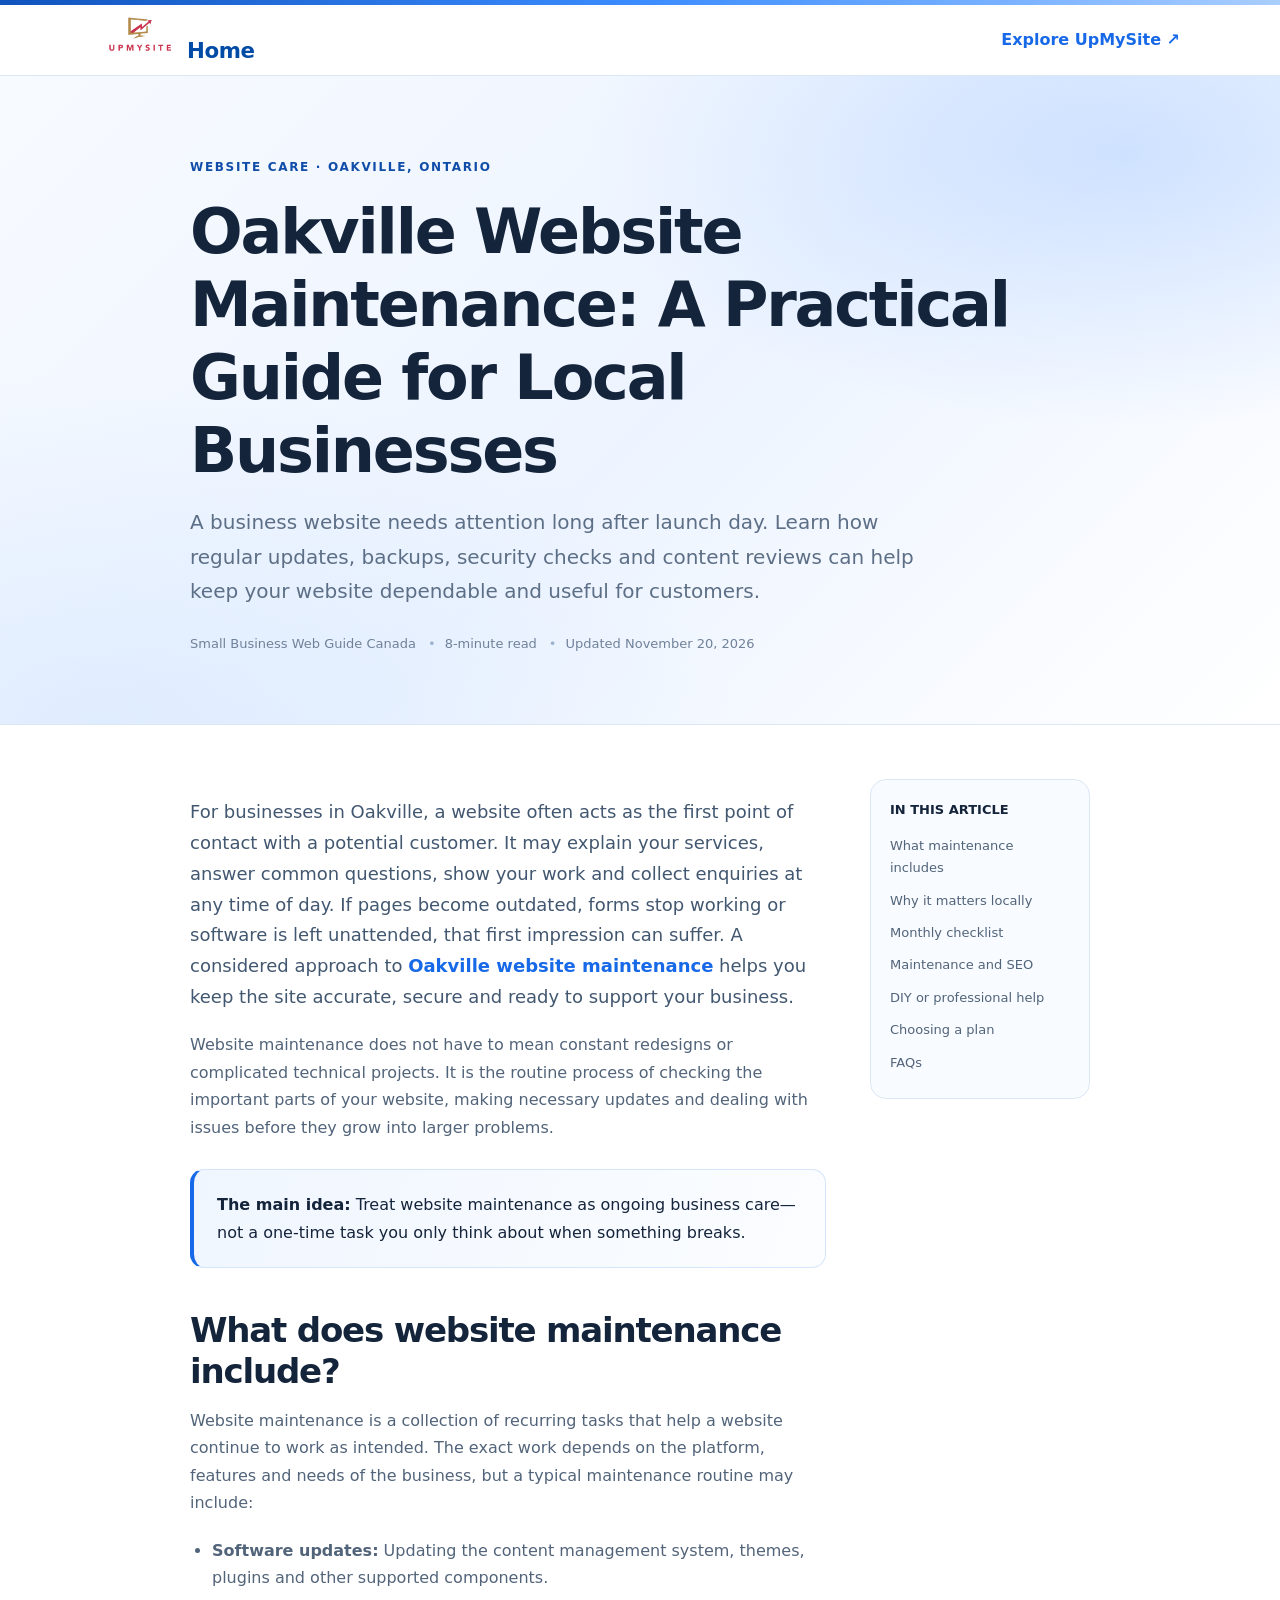
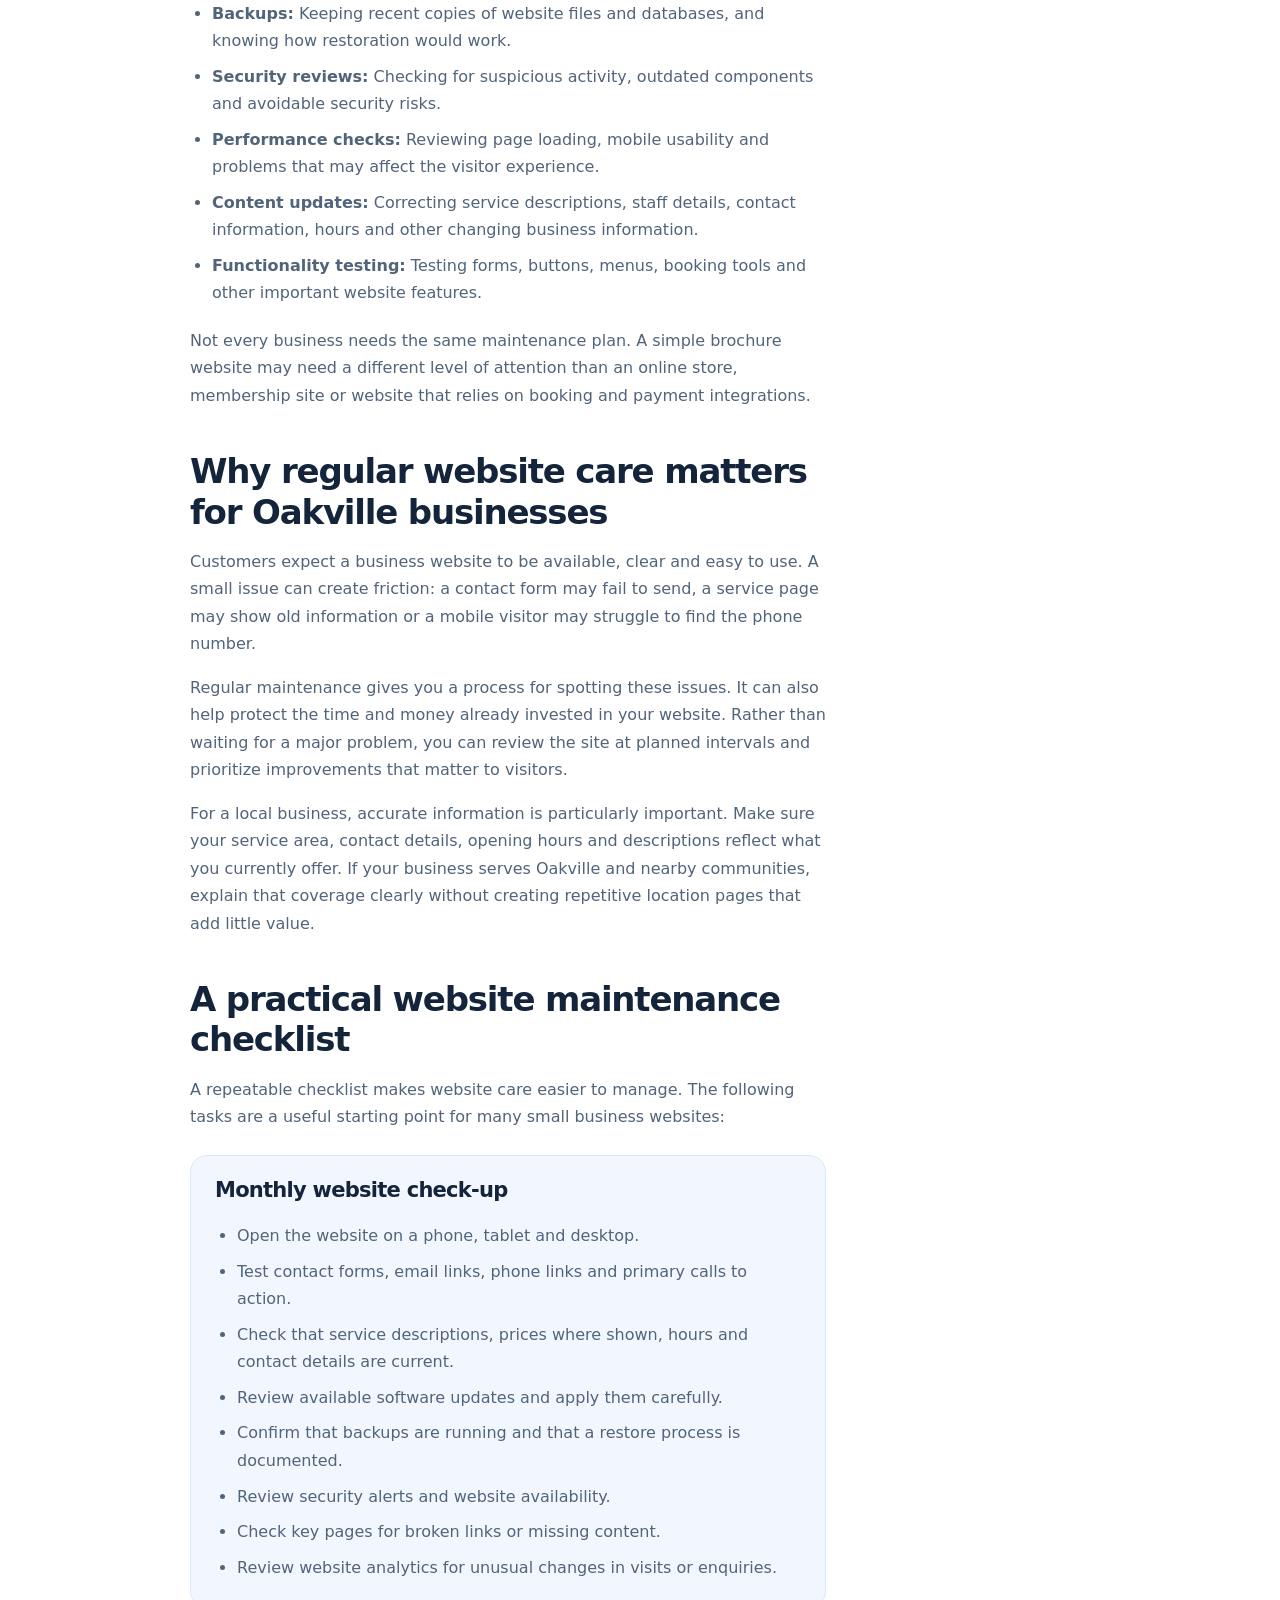
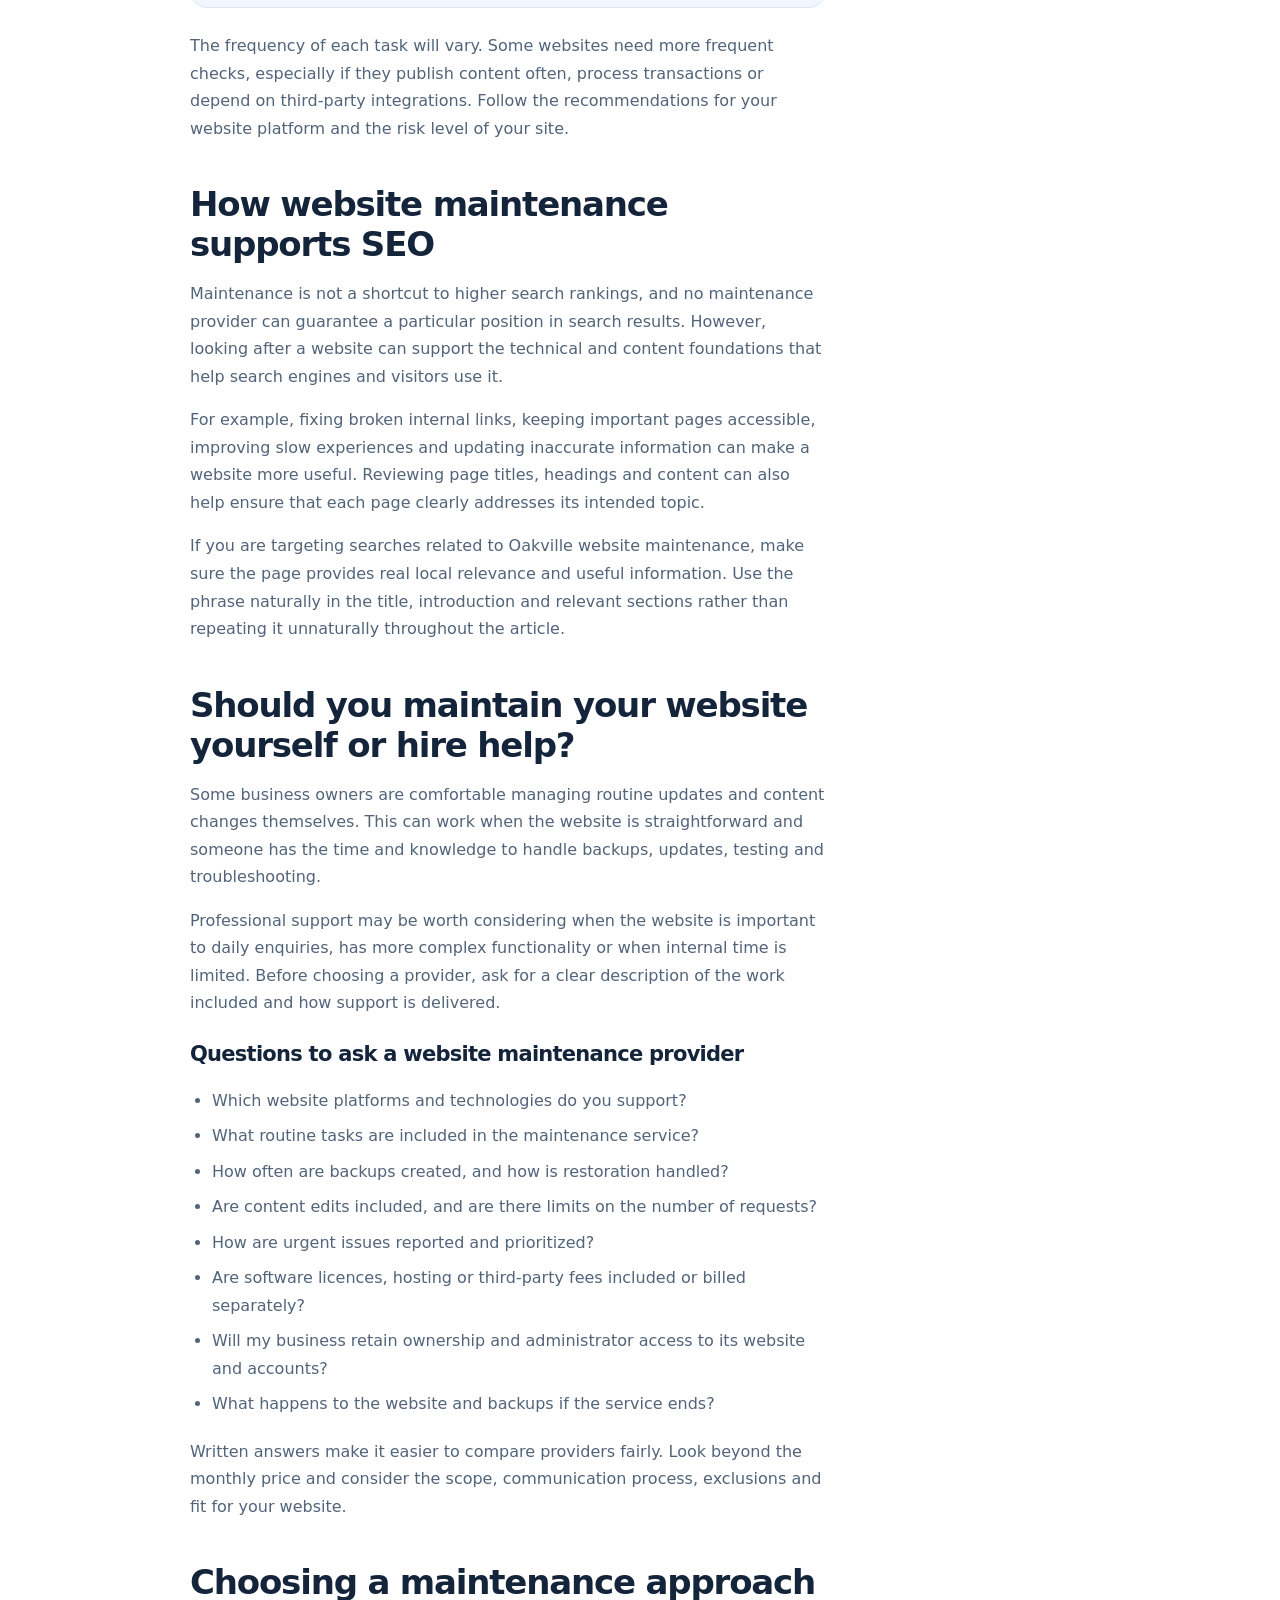
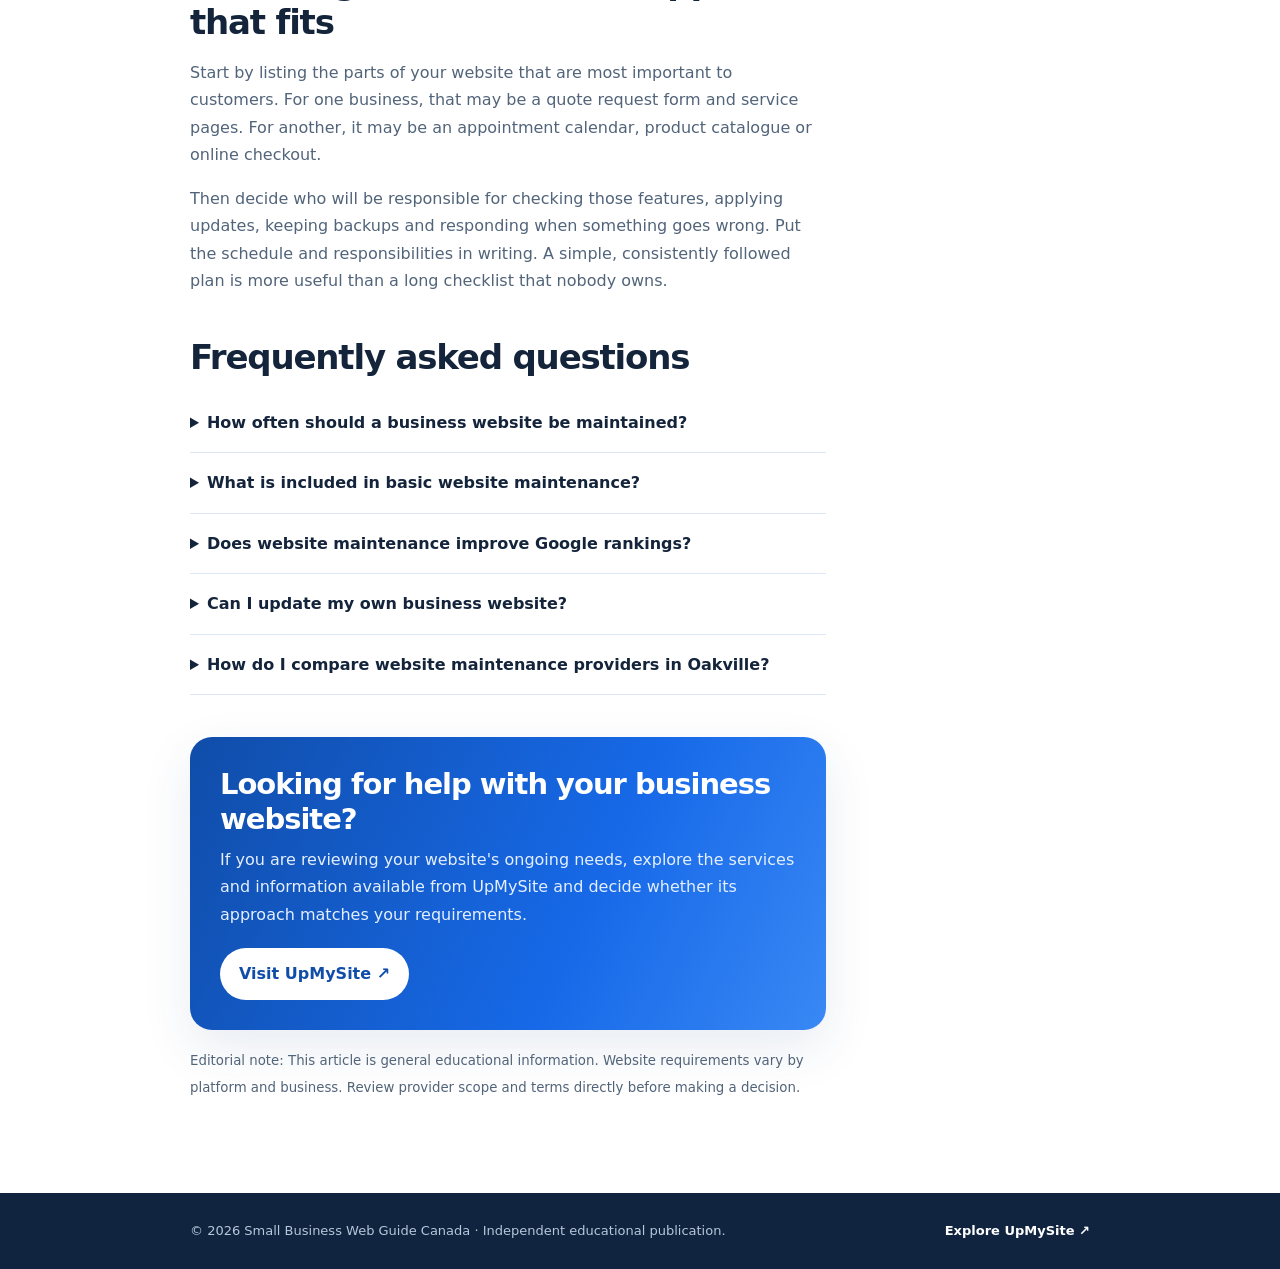
<file: oakville-website-maintenance.html>
<!doctype html>
<html lang="en-CA">
<head>
  <meta charset="utf-8">


  
 <link rel="icon" type="image/png" href="UpMySite Rising Arrow Logo.png">
<link rel="shortcut icon" type="image/png" href="UpMySite Rising Arrow Logo.png">
<link rel="apple-touch-icon" href="UpMySite Rising Arrow Logo.png">
  

  
  <meta name="viewport" content="width=device-width, initial-scale=1">
  <title>Oakville Website Maintenance: A Practical Guide for Local Businesses</title>
  <meta name="description" content="Learn what Oakville website maintenance involves, from updates and backups to security, performance and content checks. Use this practical guide to plan ongoing website care.">
  <meta name="robots" content="index,follow">
  <meta name="theme-color" content="#1769e8">
  <meta property="og:type" content="article">
  <meta property="og:title" content="Oakville Website Maintenance: A Practical Guide for Local Businesses">
  <meta property="og:description" content="A straightforward guide to website updates, backups, security, performance and ongoing website care for Oakville businesses.">
  <meta property="og:locale" content="en_CA">
  <meta name="twitter:card" content="summary">
  <!-- Add your published GitHub Pages URL to a canonical link after deployment. -->
  <style>
    :root {
      --blue: #1769e8;
      --blue-dark: #104da9;
      --ink: #14243b;
      --muted: #5d6f86;
      --pale: #f2f7ff;
      --pale-blue: #e5efff;
      --line: #dce7f5;
      --white: #ffffff;
      --shadow: 0 18px 50px rgba(26, 72, 130, .10);
    }
    * { box-sizing: border-box; }
    html { scroll-behavior: smooth; }
    body {
      margin: 0;
      color: var(--ink);
      background: var(--white);
      font-family: Inter, ui-sans-serif, system-ui, -apple-system, BlinkMacSystemFont, "Segoe UI", sans-serif;
      line-height: 1.72;
    }
    a { color: var(--blue); text-decoration: none; }
    a:hover { text-decoration: underline; }
    .topline { height: 5px; background: linear-gradient(90deg, #1053bd, #3b8cff, #a9ceff); }
    .site-header { border-bottom: 1px solid var(--line); background: rgba(255,255,255,.94); }
    .nav {
      width: min(1080px, calc(100% - 40px));
      min-height: 70px; margin: 0 auto; display: flex;
      align-items: center; justify-content: space-between; gap: 20px;
    }
    .brand { color: var(--ink); font-size: 14px; font-weight: 850; letter-spacing: -.02em; }
    .brand-mark {
      display: inline-grid; place-items: center; width: 34px; height: 34px;
      margin-right: 9px; border-radius: 11px; color: white;
      background: linear-gradient(145deg, var(--blue), #6aa5ff); vertical-align: middle;
    }
    .nav a:last-child { font-weight: 800; }
    .hero {
      position: relative; overflow: hidden;
      padding: 76px 20px 68px;
      background:
        radial-gradient(ellipse at 88% 12%, rgba(126,177,255,.30), transparent 34%),
        radial-gradient(ellipse at 8% 100%, rgba(210,229,255,.55), transparent 38%),
        linear-gradient(135deg, #f7faff 0%, #edf4ff 52%, #ffffff 100%);
      border-bottom: 1px solid var(--line);
    }
    .hero-inner { width: min(900px, 100%); margin: 0 auto; }
    .eyebrow {
      display: inline-block; color: var(--blue-dark); font-size: 12px;
      font-weight: 900; letter-spacing: .14em; text-transform: uppercase;
    }
    h1, h2, h3 { line-height: 1.18; letter-spacing: -.035em; }
    h1 { max-width: 850px; margin: 15px 0 18px; font-size: clamp(38px, 6vw, 62px); }
    .hero-intro { max-width: 760px; color: var(--muted); font-size: clamp(17px, 2vw, 20px); margin: 0; }
    .meta { display: flex; flex-wrap: wrap; gap: 12px; margin-top: 25px; color: #70829a; font-size: 13px; }
    .meta span { display: inline-flex; align-items: center; gap: 7px; }
    .meta span + span::before { content: "•"; color: #9cb2cf; margin-right: 2px; }
    .wrap { width: min(900px, calc(100% - 40px)); margin: 0 auto; }
    .article-layout { display: grid; grid-template-columns: minmax(0, 1fr) 220px; gap: 44px; padding: 54px 0 76px; align-items: start; }
    article { min-width: 0; }
    .article-intro { color: #425770; font-size: 18px; }
    article h2 { margin: 42px 0 13px; font-size: clamp(26px, 3.5vw, 34px); }
    article h3 { margin: 25px 0 8px; font-size: 21px; }
    article p, article li { color: #52647a; }
    article ul { padding-left: 22px; }
    article li { padding: 4px 0; }
    .key-note {
      margin: 28px 0; padding: 21px 23px; border: 1px solid #d5e5fb;
      border-left: 4px solid var(--blue); border-radius: 14px;
      background: linear-gradient(110deg, #f0f6ff, #fbfdff);
    }
    .key-note strong { color: var(--ink); }
    .toc {
      position: sticky; top: 22px; padding: 19px; border: 1px solid var(--line);
      border-radius: 16px; background: #f8fbff;
    }
    .toc strong { display: block; margin-bottom: 9px; font-size: 13px; }
    .toc a { display: block; padding: 5px 0; font-size: 13px; color: #52647a; }
    .checklist {
      padding: 22px 24px; margin: 24px 0; border-radius: 17px;
      background: var(--pale); border: 1px solid var(--line);
    }
    .checklist h3 { margin-top: 0; }
    .checklist ul { margin-bottom: 0; }
    .cta-panel {
      margin-top: 42px; padding: 30px; border-radius: 22px; color: white;
      background: linear-gradient(115deg, #104da9, #1769e8 62%, #3988f5);
      box-shadow: var(--shadow);
    }
    .cta-panel h2 { margin: 0 0 10px; color: white; font-size: 29px; }
    .cta-panel p { color: #e4efff; margin: 0 0 20px; }
    .cta-button {
      display: inline-block; padding: 12px 19px; border-radius: 99px;
      background: white; color: var(--blue-dark); font-weight: 850;
    }
    .faq { margin-top: 16px; }
    details { border-bottom: 1px solid var(--line); padding: 16px 0; }
    summary { cursor: pointer; color: var(--ink); font-weight: 800; }
    details p { margin-bottom: 0; }
    .site-footer { padding: 27px 20px; background: #10243f; color: #dce7f7; }
    .footer-inner { width: min(900px, 100%); margin: 0 auto; display: flex; justify-content: space-between; gap: 20px; flex-wrap: wrap; }
    .site-footer p { margin: 0; color: #b7c7dc; font-size: 13px; }
    .site-footer a { color: white; font-weight: 750; }
    @media (max-width: 760px) {
      .article-layout { grid-template-columns: 1fr; gap: 25px; padding-top: 35px; }
      .toc { position: static; grid-row: 1; }
      .hero { padding: 58px 20px 48px; }
    }
    @media (max-width: 480px) {
      .nav { width: calc(100% - 28px); min-height: 60px; }
      .wrap { width: calc(100% - 30px); }
      .cta-panel { padding: 23px; }
    }
  </style>
  <script type="application/ld+json">
  {
    "@context": "https://schema.org",
    "@type": "BlogPosting",
    "headline": "Oakville Website Maintenance: A Practical Guide for Local Businesses",
    "description": "A practical guide to website maintenance for Oakville businesses, including updates, backups, security, performance and content reviews.",
    "inLanguage": "en-CA",
    "datePublished": "2026-11-20",
    "dateModified": "2026-11-20",
    "author": {
      "@type": "Organization",
      "name": "Small Business Web Guide Canada"
    },
    "publisher": {
      "@type": "Organization",
      "name": "Small Business Web Guide Canada"
    },
    "mainEntityOfPage": {
      "@type": "WebPage",
      "@id": "ADD-YOUR-PUBLISHED-ARTICLE-URL-HERE"
    },
    "about": {
      "@type": "Thing",
      "name": "Oakville website maintenance"
    }
  }
  </script>
</head>
<body>
  <div class="topline"></div>
  <header class="site-header">
    <nav class="nav" aria-label="Main navigation">
      <a class="brand" href="https://upmysitetechca.github.io/upmysite/" style="color:#004BA5; text-decoration:none; font-size:16pt;" >
       <img src="[data-uri]" 
         alt="UpMySite Logo" class="brand-logo" style="width: 80px; height: auto;"> Home
      </a>
      <a href="https://www.upmysite.ca/" target="_blank" rel="noopener">Explore UpMySite ↗</a>
    </nav>
  </header>

  <main>
    <section class="hero">
      <div class="hero-inner">
        <span class="eyebrow">Website care · Oakville, Ontario</span>
        <h1>Oakville Website Maintenance: A Practical Guide for Local Businesses</h1>
        <p class="hero-intro">A business website needs attention long after launch day. Learn how regular updates, backups, security checks and content reviews can help keep your website dependable and useful for customers.</p>
        <div class="meta">
          <span>Small Business Web Guide Canada</span>
          <span>8-minute read</span>
          <span>Updated November 20, 2026</span>
        </div>
      </div>
    </section>

    <div class="wrap article-layout">
      <article>
        <p class="article-intro">For businesses in Oakville, a website often acts as the first point of contact with a potential customer. It may explain your services, answer common questions, show your work and collect enquiries at any time of day. If pages become outdated, forms stop working or software is left unattended, that first impression can suffer. A considered approach to <strong><a href="https://www.upmysite.ca/"> Oakville website maintenance</a></strong> helps you keep the site accurate, secure and ready to support your business.</p>

        <p>Website maintenance does not have to mean constant redesigns or complicated technical projects. It is the routine process of checking the important parts of your website, making necessary updates and dealing with issues before they grow into larger problems.</p>

        <div class="key-note"><strong>The main idea:</strong> Treat website maintenance as ongoing business care—not a one-time task you only think about when something breaks.</div>

        <h2 id="what-is-maintenance">What does website maintenance include?</h2>
        <p>Website maintenance is a collection of recurring tasks that help a website continue to work as intended. The exact work depends on the platform, features and needs of the business, but a typical maintenance routine may include:</p>
        <ul>
          <li><strong>Software updates:</strong> Updating the content management system, themes, plugins and other supported components.</li>
          <li><strong>Backups:</strong> Keeping recent copies of website files and databases, and knowing how restoration would work.</li>
          <li><strong>Security reviews:</strong> Checking for suspicious activity, outdated components and avoidable security risks.</li>
          <li><strong>Performance checks:</strong> Reviewing page loading, mobile usability and problems that may affect the visitor experience.</li>
          <li><strong>Content updates:</strong> Correcting service descriptions, staff details, contact information, hours and other changing business information.</li>
          <li><strong>Functionality testing:</strong> Testing forms, buttons, menus, booking tools and other important website features.</li>
        </ul>
        <p>Not every business needs the same maintenance plan. A simple brochure website may need a different level of attention than an online store, membership site or website that relies on booking and payment integrations.</p>

        <h2 id="why-it-matters">Why regular website care matters for Oakville businesses</h2>
        <p>Customers expect a business website to be available, clear and easy to use. A small issue can create friction: a contact form may fail to send, a service page may show old information or a mobile visitor may struggle to find the phone number.</p>
        <p>Regular maintenance gives you a process for spotting these issues. It can also help protect the time and money already invested in your website. Rather than waiting for a major problem, you can review the site at planned intervals and prioritize improvements that matter to visitors.</p>
        <p>For a local business, accurate information is particularly important. Make sure your service area, contact details, opening hours and descriptions reflect what you currently offer. If your business serves Oakville and nearby communities, explain that coverage clearly without creating repetitive location pages that add little value.</p>

        <h2 id="monthly-checklist">A practical website maintenance checklist</h2>
        <p>A repeatable checklist makes website care easier to manage. The following tasks are a useful starting point for many small business websites:</p>
        <div class="checklist">
          <h3>Monthly website check-up</h3>
          <ul>
            <li>Open the website on a phone, tablet and desktop.</li>
            <li>Test contact forms, email links, phone links and primary calls to action.</li>
            <li>Check that service descriptions, prices where shown, hours and contact details are current.</li>
            <li>Review available software updates and apply them carefully.</li>
            <li>Confirm that backups are running and that a restore process is documented.</li>
            <li>Review security alerts and website availability.</li>
            <li>Check key pages for broken links or missing content.</li>
            <li>Review website analytics for unusual changes in visits or enquiries.</li>
          </ul>
        </div>
        <p>The frequency of each task will vary. Some websites need more frequent checks, especially if they publish content often, process transactions or depend on third-party integrations. Follow the recommendations for your website platform and the risk level of your site.</p>

        <h2 id="seo-connection">How website maintenance supports SEO</h2>
        <p>Maintenance is not a shortcut to higher search rankings, and no maintenance provider can guarantee a particular position in search results. However, looking after a website can support the technical and content foundations that help search engines and visitors use it.</p>
        <p>For example, fixing broken internal links, keeping important pages accessible, improving slow experiences and updating inaccurate information can make a website more useful. Reviewing page titles, headings and content can also help ensure that each page clearly addresses its intended topic.</p>
        <p>If you are targeting searches related to Oakville website maintenance, make sure the page provides real local relevance and useful information. Use the phrase naturally in the title, introduction and relevant sections rather than repeating it unnaturally throughout the article.</p>

        <h2 id="diy-or-provider">Should you maintain your website yourself or hire help?</h2>
        <p>Some business owners are comfortable managing routine updates and content changes themselves. This can work when the website is straightforward and someone has the time and knowledge to handle backups, updates, testing and troubleshooting.</p>
        <p>Professional support may be worth considering when the website is important to daily enquiries, has more complex functionality or when internal time is limited. Before choosing a provider, ask for a clear description of the work included and how support is delivered.</p>
        <h3>Questions to ask a website maintenance provider</h3>
        <ul>
          <li>Which website platforms and technologies do you support?</li>
          <li>What routine tasks are included in the maintenance service?</li>
          <li>How often are backups created, and how is restoration handled?</li>
          <li>Are content edits included, and are there limits on the number of requests?</li>
          <li>How are urgent issues reported and prioritized?</li>
          <li>Are software licences, hosting or third-party fees included or billed separately?</li>
          <li>Will my business retain ownership and administrator access to its website and accounts?</li>
          <li>What happens to the website and backups if the service ends?</li>
        </ul>
        <p>Written answers make it easier to compare providers fairly. Look beyond the monthly price and consider the scope, communication process, exclusions and fit for your website.</p>

        <h2 id="choosing-plan">Choosing a maintenance approach that fits</h2>
        <p>Start by listing the parts of your website that are most important to customers. For one business, that may be a quote request form and service pages. For another, it may be an appointment calendar, product catalogue or online checkout.</p>
        <p>Then decide who will be responsible for checking those features, applying updates, keeping backups and responding when something goes wrong. Put the schedule and responsibilities in writing. A simple, consistently followed plan is more useful than a long checklist that nobody owns.</p>

        <h2 id="faq">Frequently asked questions</h2>
        <div class="faq">
          <details>
            <summary>How often should a business website be maintained?</summary>
            <p>There is no single schedule for every website. Review important pages and customer-facing functions regularly, and apply software and security updates according to the platform's guidance and your site's needs. Websites with ecommerce, bookings or frequent changes may need more frequent attention.</p>
          </details>
          <details>
            <summary>What is included in basic website maintenance?</summary>
            <p>Basic maintenance commonly covers software updates, backups, security checks, uptime or functionality reviews and small content corrections. Confirm the exact inclusions with the person or provider responsible for your website.</p>
          </details>
          <details>
            <summary>Does website maintenance improve Google rankings?</summary>
            <p>Maintenance does not guarantee rankings. It can help keep a website accessible, functional and up to date, which supports a better experience for visitors and a healthier technical foundation.</p>
          </details>
          <details>
            <summary>Can I update my own business website?</summary>
            <p>Yes. Many owners can manage simple content edits. Technical updates, backups, security and troubleshooting require more care, so make sure you understand the platform and have a reliable recovery plan before making changes.</p>
          </details>
          <details>
            <summary>How do I compare website maintenance providers in Oakville?</summary>
            <p>Compare the tasks included, supported platforms, backup and security practices, response process, content-edit limits, exclusions, ownership arrangements and total cost. Ask for the details in writing before you commit.</p>
          </details>
        </div>

        <section class="cta-panel" aria-label="Explore website services">
          <h2>Looking for help with your business website?</h2>
          <p>If you are reviewing your website's ongoing needs, explore the services and information available from UpMySite and decide whether its approach matches your requirements.</p>
          <a class="cta-button" href="https://www.upmysite.ca/" target="_blank" rel="noopener">Visit UpMySite ↗</a>
        </section>

        <p><small>Editorial note: This article is general educational information. Website requirements vary by platform and business. Review provider scope and terms directly before making a decision.</small></p>
      </article>

      <aside class="toc" aria-label="Article contents">
        <strong>IN THIS ARTICLE</strong>
        <a href="#what-is-maintenance">What maintenance includes</a>
        <a href="#why-it-matters">Why it matters locally</a>
        <a href="#monthly-checklist">Monthly checklist</a>
        <a href="#seo-connection">Maintenance and SEO</a>
        <a href="#diy-or-provider">DIY or professional help</a>
        <a href="#choosing-plan">Choosing a plan</a>
        <a href="#faq">FAQs</a>
      </aside>
    </div>
  </main>

  <footer class="site-footer">
    <div class="footer-inner">
      <p>© 2026 Small Business Web Guide Canada · Independent educational publication.</p>
      <p><a href="https://www.upmysite.ca/" target="_blank" rel="noopener">Explore UpMySite ↗</a></p>
    </div>
  </footer>
</body>
</html>
</file>
<file: styles.css>
:root{--blue:#1769e8;--blue2:#1053bd;--ink:#14243b;--muted:#607188;--pale:#f2f7ff;--line:#dfe8f4}
*{box-sizing:border-box}html{scroll-behavior:smooth}body{margin:0;font-family:Inter,system-ui,-apple-system,"Segoe UI",sans-serif;color:var(--ink);line-height:1.65}a{color:var(--blue);text-decoration:none}a:hover{text-decoration:underline}.wrap{width:min(1120px,calc(100% - 36px));margin:auto}.topbar{border-bottom:1px solid var(--line)}.nav{height:78px;display:flex;align-items:center;justify-content:space-between;gap:20px}.brand{display:flex;align-items:center;gap:10px;color:var(--ink);font-weight:800}.brand img{width:86px;height:58px;object-fit:contain}.navlinks{display:flex;gap:23px;align-items:center;font-size:14px;font-weight:700}.navlinks a{color:#35465e}.cta,.btn{display:inline-block;background:var(--blue);color:#fff!important;padding:12px 20px;border-radius:99px;font-weight:800}.menu{display:none;background:white;border:1px solid var(--line);border-radius:10px;padding:8px 12px;font-size:20px}.hero{padding:82px 0;background:radial-gradient(ellipse at 85% 10%,#d9e9ff,transparent 35%),linear-gradient(#f6faff,#fff)}.hero-grid{display:grid;grid-template-columns:1.05fr .95fr;gap:48px;align-items:center}.eyebrow{color:var(--blue);font-size:12px;font-weight:850;letter-spacing:.12em;text-transform:uppercase}h1,h2,h3{line-height:1.15;letter-spacing:-.035em}h1{font-size:clamp(40px,5vw,66px);margin:17px 0}h2{font-size:clamp(29px,3.5vw,42px)}h3{font-size:21px}.lead{font-size:19px;color:var(--muted)}.hero-actions{display:flex;gap:12px;flex-wrap:wrap;margin-top:26px}.secondary{background:white;color:var(--blue)!important;border:1px solid #c9dcfa}.hero-art{height:350px;border-radius:28px;background:linear-gradient(140deg,#eaf3ff,#cfe2ff);padding:48px 28px;position:relative}.window{background:white;border-radius:18px;padding:25px;box-shadow:0 20px 55px #19477c24}.dots{color:#b9c8dc}.bar{height:11px;background:#edf3fb;border-radius:20px;margin:13px 0}.bar:nth-child(3){width:78%}.bar:nth-child(4){width:55%}.stats{display:flex;gap:12px;margin-top:22px}.stat{flex:1;background:#f2f7ff;border-radius:12px;padding:13px}.stat b{display:block;color:var(--blue);font-size:21px}.stat small{color:var(--muted)}.float{position:absolute;right:15px;bottom:14px;background:white;padding:12px 16px;border-radius:13px;box-shadow:0 10px 35px #19477c22;font-weight:750;font-size:12px}.section{padding:72px 0}.tint{background:var(--pale)}.intro{max-width:700px;margin-bottom:30px}.intro p,.card p{color:var(--muted)}.grid3{display:grid;grid-template-columns:repeat(3,1fr);gap:20px}.card{border:1px solid var(--line);border-radius:20px;padding:24px;background:white}.icon{width:43px;height:43px;border-radius:13px;background:#eaf2ff;color:var(--blue);display:grid;place-items:center;font-size:21px}.card h3{margin:17px 0 8px}.textlink{font-weight:800}.feature{display:grid;grid-template-columns:1fr 1fr;gap:50px;align-items:center}.panel{background:linear-gradient(145deg,#eaf3ff,#f9fbff);border-radius:25px;padding:30px}.panel li{padding:7px 0;color:#52647c}.band{background:linear-gradient(115deg,#155fdb,#287cf4);color:white;padding:42px;border-radius:26px;display:flex;justify-content:space-between;align-items:center;gap:20px}.band p{color:#e6efff}.band .btn{background:white;color:var(--blue)!important;white-space:nowrap}.articlehero{padding:65px 0;background:linear-gradient(#f2f7ff,#fff)}.articlehero h1{max-width:850px;font-size:clamp(38px,4.5vw,56px)}.articlegrid{display:grid;grid-template-columns:minmax(0,760px) 260px;gap:48px;padding:45px 0 75px}.prose h2{font-size:30px;margin:38px 0 12px}.prose p,.prose li{color:#52647a;font-size:17px}.sidebar{align-self:start;position:sticky;top:20px;background:var(--pale);padding:20px;border-radius:16px}.sidebar a{display:block;padding:6px 0;font-weight:650}.faq details{border-bottom:1px solid var(--line);padding:16px 0}.faq summary{font-weight:800;cursor:pointer}.faq p{margin-bottom:0}.footer{background:#10243f;color:#dce7f7;padding:48px 0 20px}.footgrid{display:grid;grid-template-columns:1.4fr 1fr 1fr;gap:35px}.footer a{color:#dce7f7}.footer p{color:#adbed3}.bottom{border-top:1px solid #30445f;margin-top:28px;padding-top:16px;color:#adbed3;font-size:13px}.notice{font-size:13px;color:#7a8ba2}
@media(max-width:820px){.hero-grid,.feature,.articlegrid{grid-template-columns:1fr}.grid3{grid-template-columns:repeat(2,1fr)}.menu{display:block}.navlinks{display:none;position:absolute;top:78px;left:0;right:0;background:white;padding:20px;z-index:5;flex-direction:column;align-items:stretch;border-bottom:1px solid var(--line)}.navlinks.open{display:flex}.sidebar{position:static}.footgrid{grid-template-columns:1fr 1fr}.band{align-items:flex-start;flex-direction:column}}
@media(max-width:560px){.grid3,.footgrid{grid-template-columns:1fr}.hero{padding:55px 0}.section{padding:55px 0}.hero-art{height:290px}.band{padding:28px}}

/* Header brand: logo only, with no publication name in the navigation. */
.brand{min-width:110px;min-height:64px}.brand img{display:block;width:112px;height:62px;object-fit:contain}.navlinks{gap:18px}.navlinks a{white-space:nowrap}
</file>
